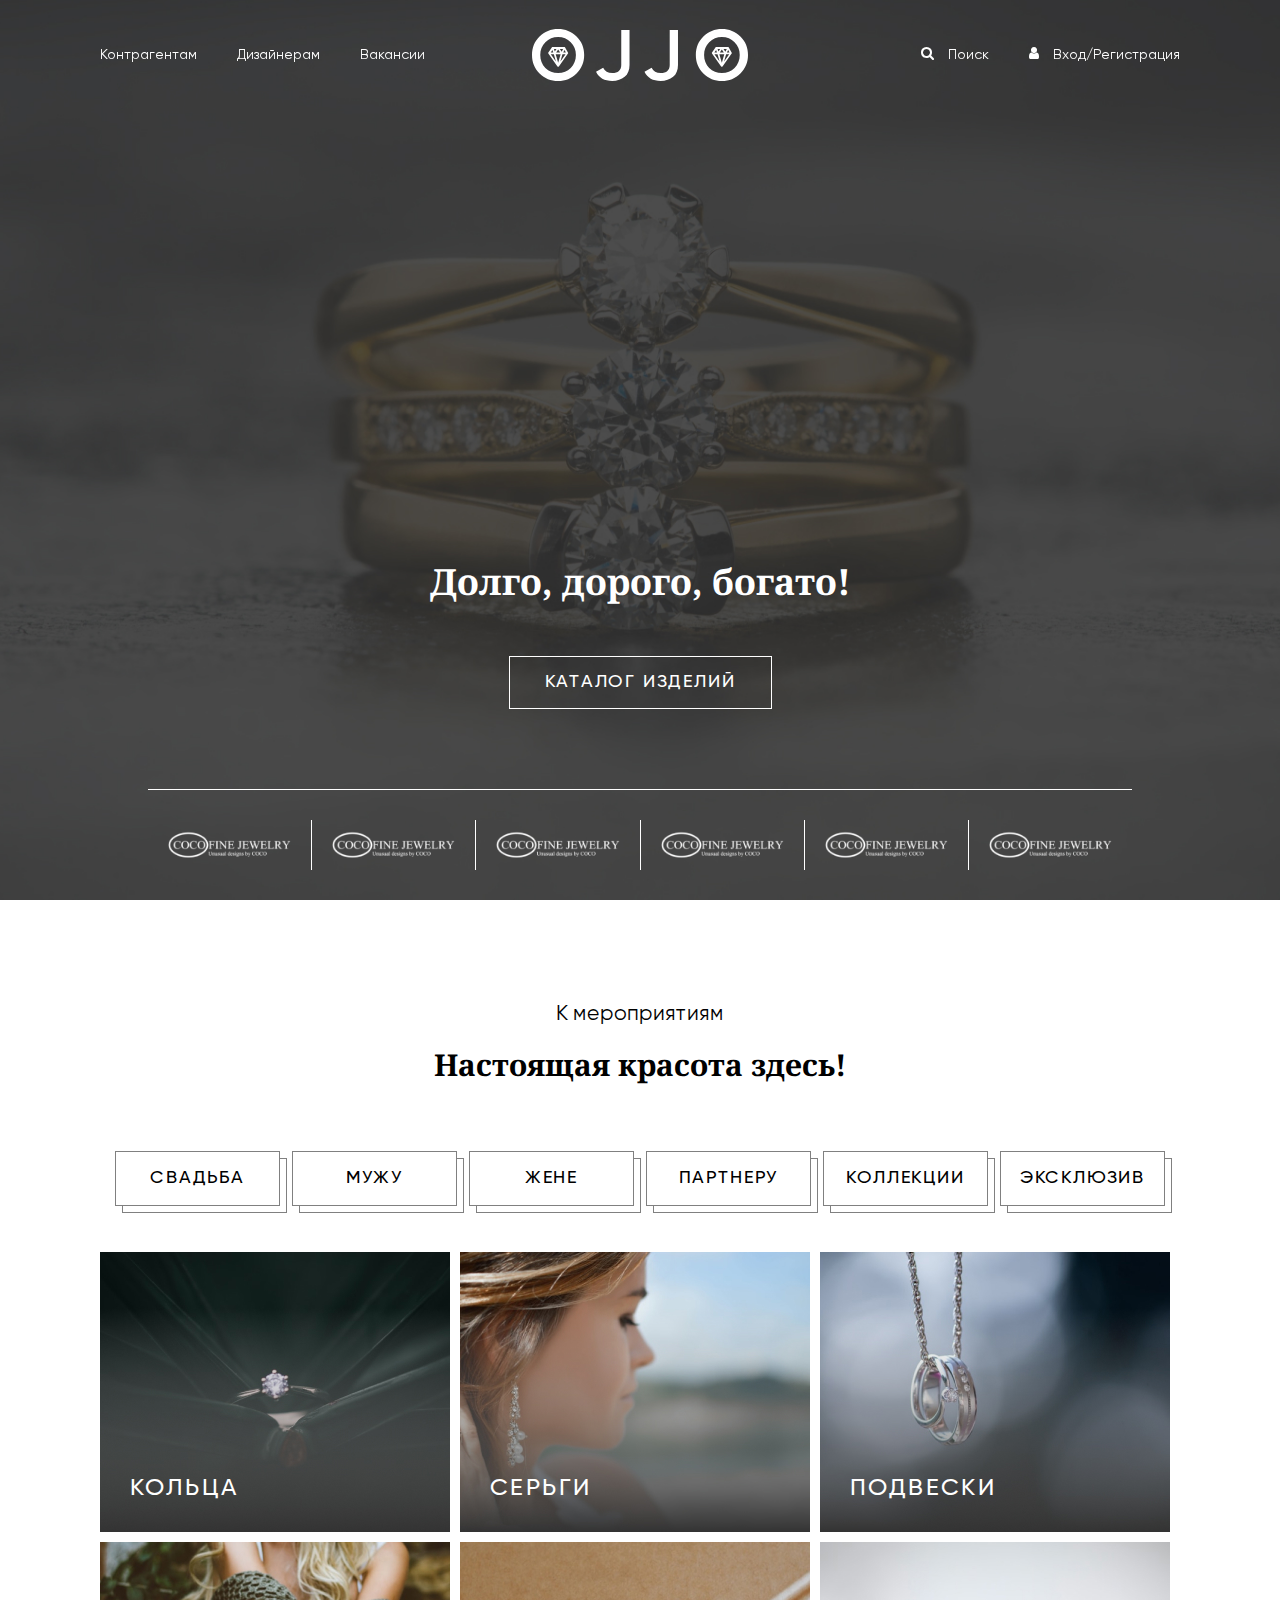
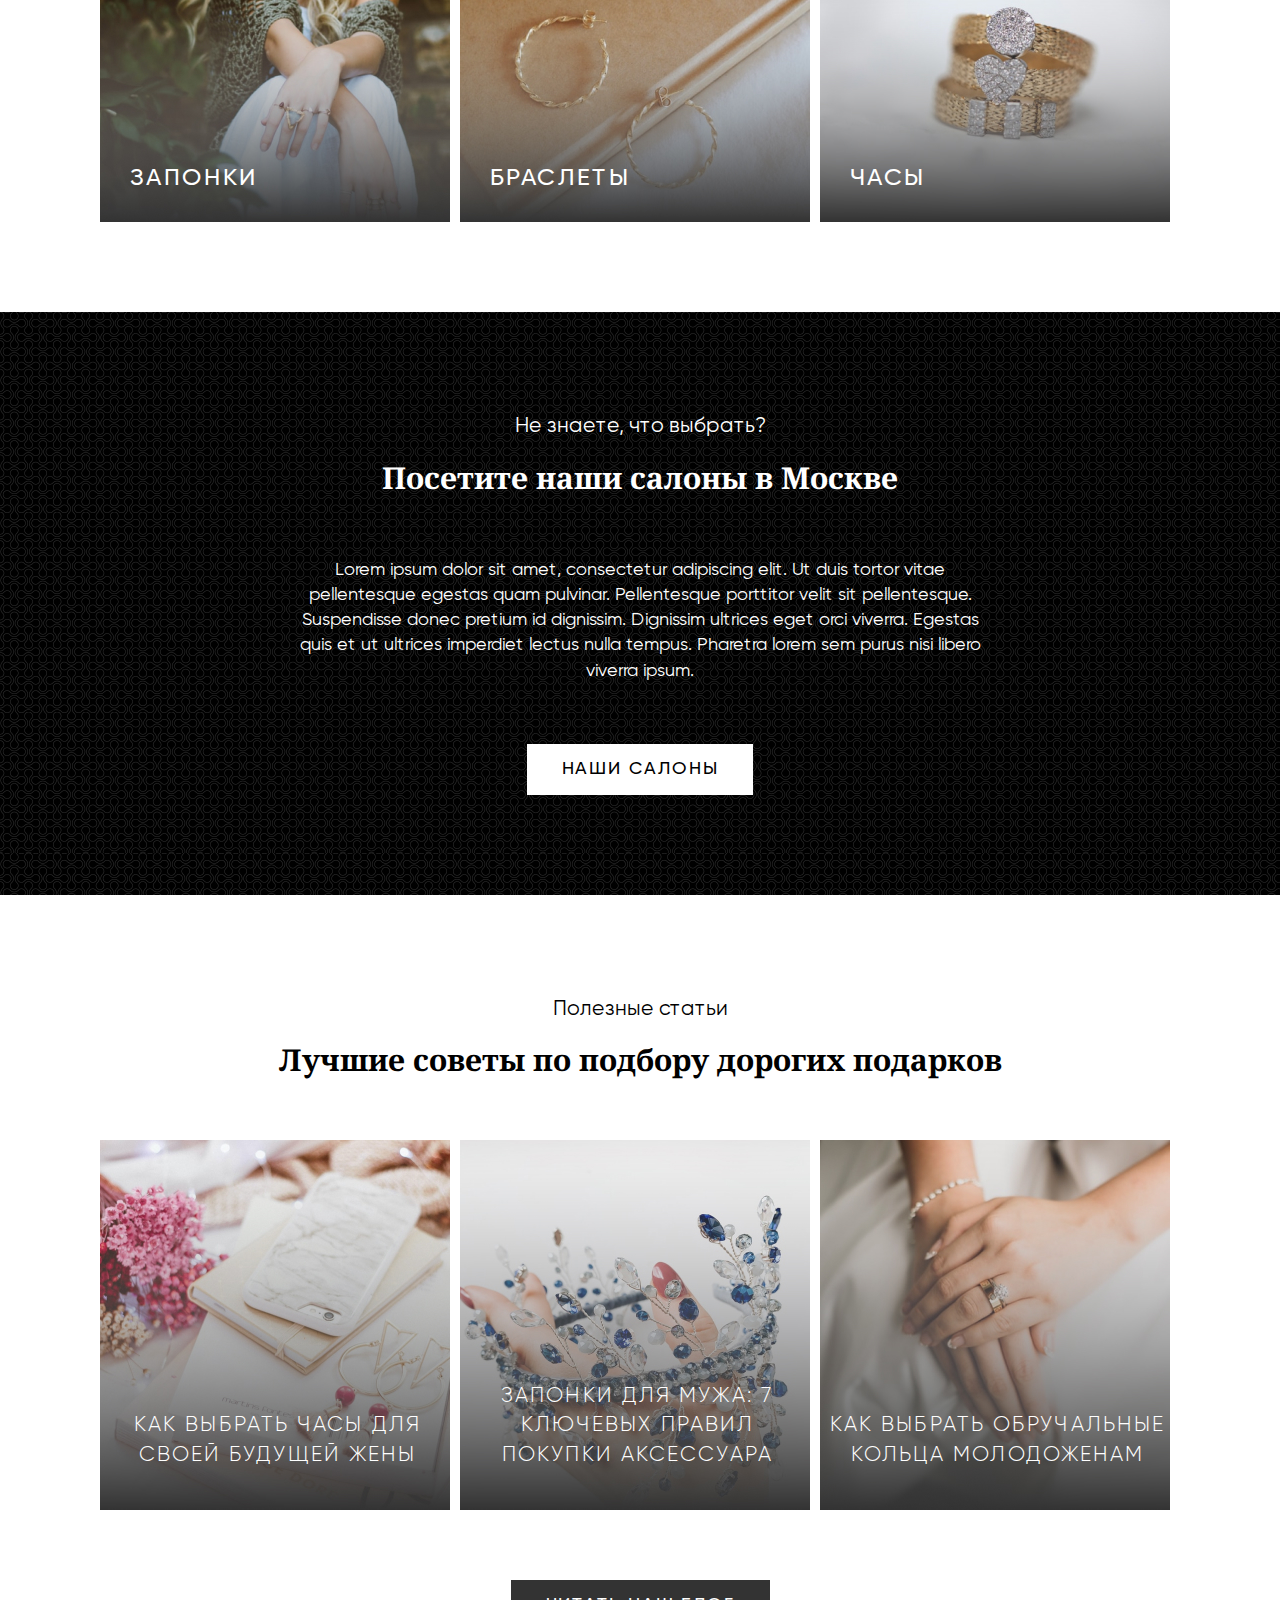
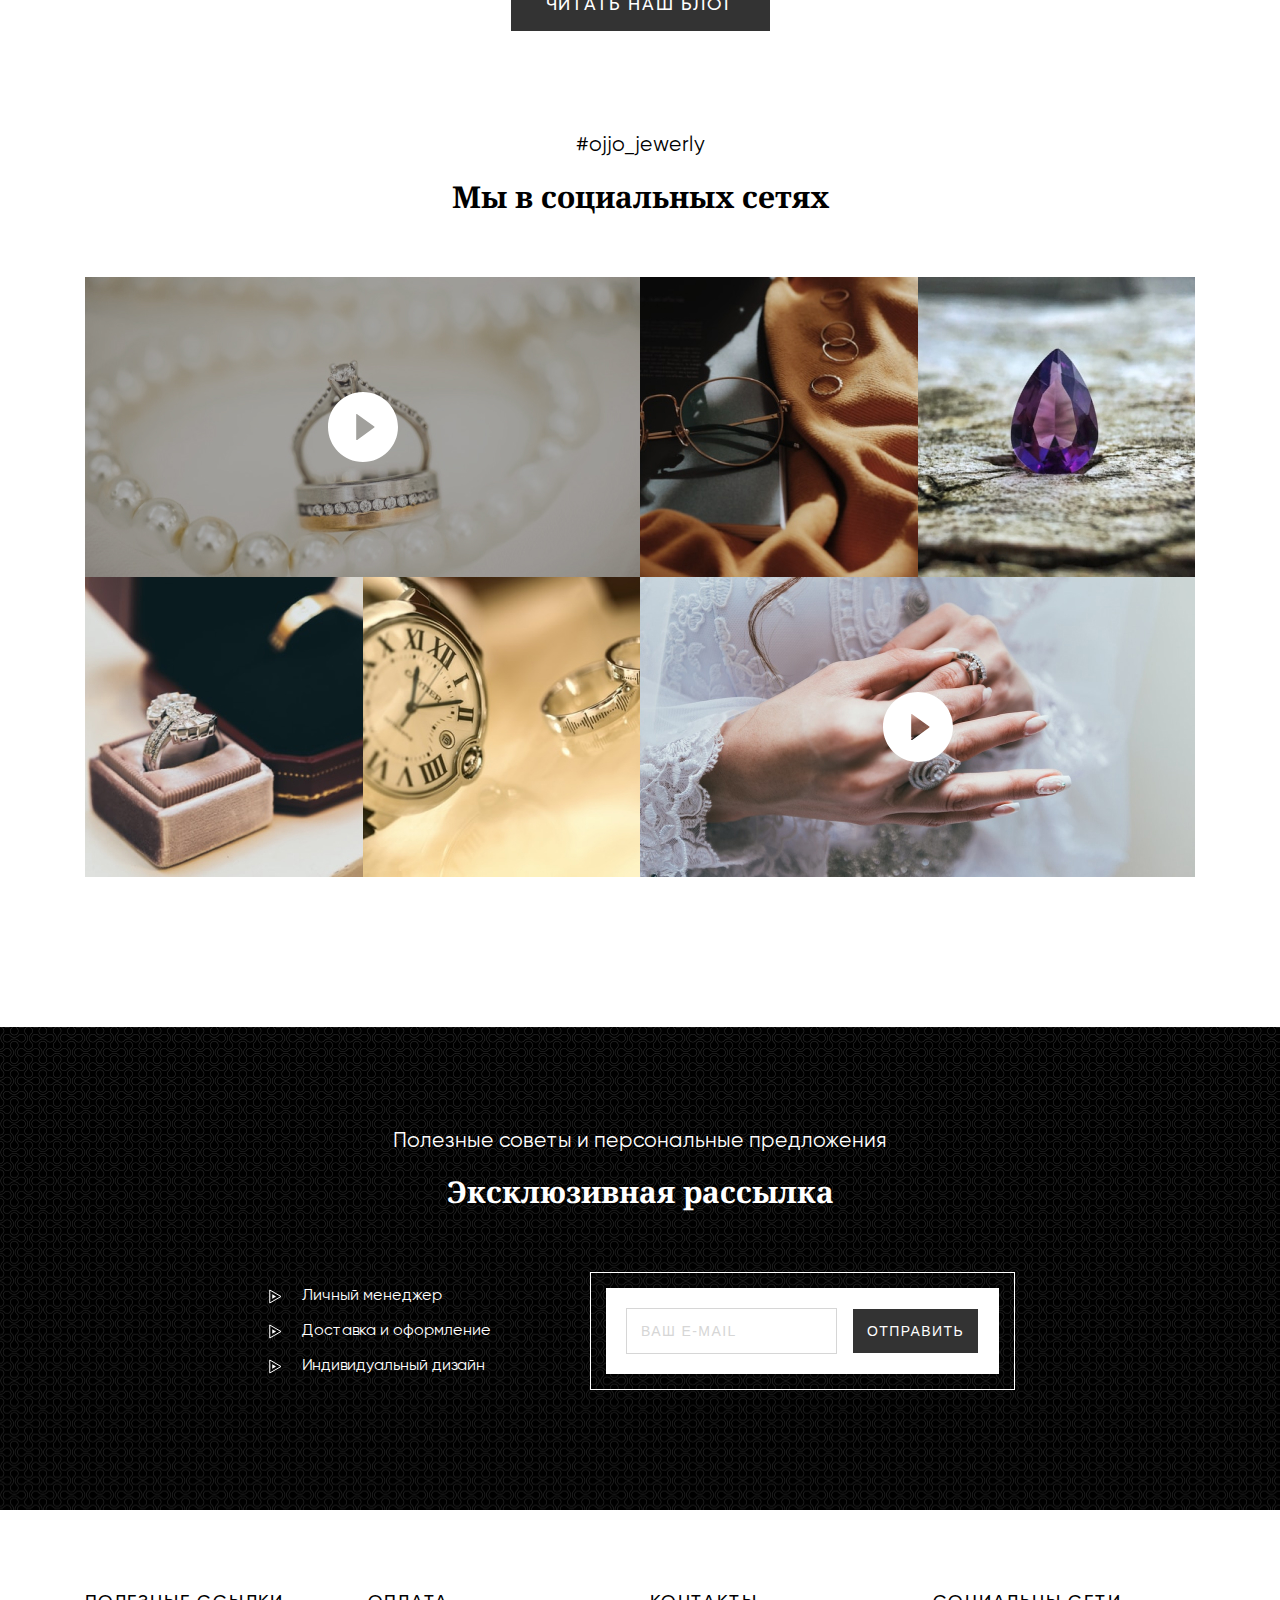
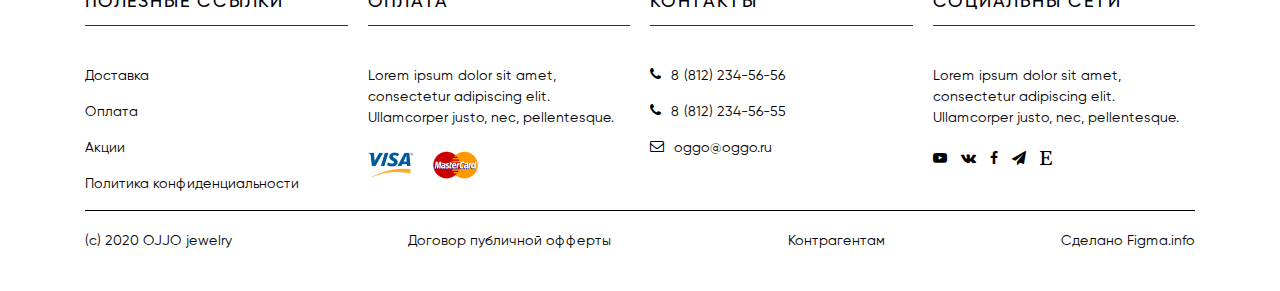
<file: index.html>
<!DOCTYPE html>
<html lang="en">

<head>
    <meta charset="UTF-8">
    <meta http-equiv="X-UA-Compatible" content="IE=edge">
    <meta name="viewport" content="width=device-width, initial-scale=1.0">
    <link rel="stylesheet" href="./css/common.css">
    <link rel="stylesheet" href="./css/css_body.css">
    <title>Oggo</title>
</head>

<body>
    <header class="header">
        <div class="header__wrapper">
            <div class="header__nav-left">
                <ul class="header__list">
                    <li class="header__list-item">
                        <a class="header__link" href="#!">Контрагентам</a>
                    </li>
                    <li class="header__list-item">
                        <a class="header__link" href="#!">Дизайнерам</a>
                    </li>
                    <li class="header__list-item">
                        <a class="header__link" href="#!">Вакансии</a>
                    </li>
                </ul>
            </div>

            <div class="header__logo">
                <a class="header__logo-link" href="#!">
                    <img class="header__logo-pic" src="./img/svg/logo.svg" alt="Oggo">
                </a>
            </div>
            <div class="header__nav-right">
                <ul class="header__list">
                    <li class="header__list-item">
                        <a class="header__link" href="#!">
                            <span class="header__icon icon-search"></span>
                            Поиск
                        </a>
                    </li>
                    <li class="header__list-item">
                        <a class="header__link" href="#!">
                            <span class="header__icon icon-user"></span>
                            Вход/Регистрация
                        </a>
                    </li>
                </ul>
            </div>
            <div class="header__burger">
                <button class="header__burger-btn">
                    <span class="icon-close"></span>
                    <span class="icon-align-left "></span>
                </button>
                <div class="header-mobile">
                    <ul class="header-mobile__list">
                        <li class="header-mobile__list-item">
                            <a class="link link_header-mobile" href="#!">Контрагентам</a>
                        </li>
                        <li class="header-mobile__list-item">
                            <a class="link link_header-mobile" href="#!">Дизайнерам</a>
                        </li>
                        <li class="header-mobile__list-item">
                            <a class="link link_header-mobile" href="#!">Вакансии</a>
                        </li>
                        <li class="header-mobile__list-item">
                            <a class="link link_header-mobile" href="#!">
                                Вход/Регистрация
                            </a>
                        </li>
                    </ul>
                    <div class="mobile__icon">
                        <a href="#!" class="link link_header-mobile"><span
                                class="link-icon icon-youtube-play"></span></a>
                        <a href="#!" class="link link_header-mobile"><span class="link-icon icon-vk"></span></a>
                        <a href="#!" class="link link_header-mobile"><span class="link-icon icon-facebook-f"></span></a>
                        <a href="#!" class="link link_header-mobile"><span
                                class="link-icon icon-paper-plane"></span></a>
                        <a href="#!" class="link link_header-mobile"><span class="link-icon icon-etsy"></span></a>
                    </div>

                </div>
            </div>
        </div>
    </header>
    <!-- HEADER END -->
    <!-- HIRO START -->
    <section class="hiro">
        <div class="wrapper">
            <h1 class="hiro__title">
                Долго, дорого, богато!
            </h1>
            <div class="button button_hiro">
                <a href="/OGGO.github.io/catalog.html" class="link link_hiro">КАТАЛОГ ИЗДЕЛИЙ</a>
            </div>
            <div class="hiro__footer">
                <img src="./img/bottom_hiro.png" alt="hiro" class="hiro__img">
                <img src="./img/bottom_hiro.png" alt="hiro" class="hiro__img">
                <img src="./img/bottom_hiro.png" alt="hiro" class="hiro__img">
                <img src="./img/bottom_hiro.png" alt="hiro" class="hiro__img">
                <img src="./img/bottom_hiro.png" alt="hiro" class="hiro__img">
                <img src="./img/bottom_hiro.png" alt="hiro" class="hiro__img">
            </div>
        </div>
    </section>
    <!-- HIRO END -->
    <!--  START CATALOG -->
    <section class="catalog">
        <div class="wrapper">
            <div class="title">
                <h3 class="title__mini">
                    К мероприятиям
                </h3>

                <h2 class="title__general">
                    Настоящая красота здесь!
                </h2>
            </div>
            <div class="catalog__menu">
                <ul class="catalog__list">
                    <li class="catalog__list-item">
                        <a class="link link-catalog" href="#!">Свадьба</a>
                    </li>
                    <li class="catalog__list-item">
                        <a class="link link-catalog" href="#!">Мужу</a>
                    </li>
                    <li class="catalog__list-item">
                        <a class="link link-catalog" href="#!">Жене</a>
                    </li>
                    <li class="catalog__list-item">
                        <a class="link link-catalog" href="#!">Партнеру</a>
                    </li>
                    <li class="catalog__list-item">
                        <a class="link link-catalog" href="#!">Коллекции</a>
                    </li>
                    <li class="catalog__list-item">
                        <a class="link link-catalog" href="#!">Эксклюзив</a>
                    </li>
                </ul>
            </div>
            <div class="catalog__cards">
                <figure class="card">
                    <img class="card-img" src="./img/black.jpg" alt="Кольца">
                    <figcaption class="card-desc">
                        Кольца
                    </figcaption>
                    <a href="#!" class="card-link"></a>
                </figure>
                <figure class="card">
                    <img class="card-img" src="./img/earrings.jpg" alt="Серьги">
                    <figcaption class="card-desc">
                        Серьги
                    </figcaption>
                    <a href="#!" class="card-link"></a>
                </figure>
                <figure class="card">
                    <img class="card-img" src="./img/pendant.jpg" alt="Подвески">
                    <figcaption class="card-desc">
                        Подвески
                    </figcaption>
                    <a href="#!" class="card-link"></a>
                </figure>
                <figure class="card">
                    <img class="card-img" src="./img/hand.jpg" alt="Запонки">
                    <figcaption class="card-desc">
                        Запонки
                    </figcaption>
                    <a href="#!" class="card-link"></a>
                </figure>
                <figure class="card">
                    <img class="card-img" src="./img/ring1.jpg" alt="Браслеты">
                    <figcaption class="card-desc">
                        Браслеты
                    </figcaption>
                    <a href="#!" class="card-link"></a>
                </figure>
                <figure class="card">
                    <img class="card-img" src="./img/ring.jpg" alt="Часы">
                    <figcaption class="card-desc">
                        Часы
                    </figcaption>
                    <a href="#!" class="card-link"></a>
                </figure>
            </div>
        </div>
    </section>

    <!-- CATALOG END -->
    <!--  START OUR-SALON -->

    <section class="our-salon">
        <div class="wrapper">
            <div class="container">
                <div class="title ">
                    <h3 class="title__mini title_white">
                        Не знаете, что выбрать?
                    </h3>

                    <h2 class="title__general title_white">
                        Посетите наши салоны в Москве
                    </h2>
                </div>

                <div class="descriprion">
                    <p>Lorem ipsum dolor sit amet, consectetur adipiscing elit.
                        Ut duis tortor vitae pellentesque egestas quam pulvinar. Pellentesque porttitor
                        velit sit pellentesque. Suspendisse donec pretium id dignissim.
                        Dignissim ultrices eget orci viverra.
                        Egestas quis et ut ultrices imperdiet lectus nulla tempus.
                        Pharetra lorem sem purus nisi libero viverra ipsum.
                    </p>
                </div>
                <div class="button">
                    <a href="#!" class="link link_button">Наши салоны</a>
                </div>
            </div>
        </div>
    </section>

    <!-- OUR END -->
    <!--  START BLOG -->

    <section class="blog">
        <div class="wrapper">
            <div class="title">
                <h3 class="title__mini">
                    Полезные статьи
                </h3>

                <h2 class="title__general">
                    Лучшие советы по подбору дорогих подарков
                </h2>
            </div>
            <div class="blog__cards">
                <figure class="card">
                    <img src="./img/case_21.jpg" alt="Кольца" class="card-img">
                    <figcaption class="card-desc card-desc_blog">
                        Как выбрать
                        часы для своей
                        будущей жены
                    </figcaption>
                    <a href="#!" class="card-link"></a>
                </figure>
                <figure class="card">
                    <img src="./img/king22.jpg" alt="Кольца" class="card-img">
                    <figcaption class="card-desc card-desc_blog">
                        Запонки для мужа:
                        7 ключевых правил
                        покупки аксессуара
                    </figcaption>
                    <a href="#!" class="card-link"></a>
                </figure>
                <figure class="card">
                    <img src="./img/rings_23.jpg" alt="Кольца" class="card-img">
                    <figcaption class="card-desc card-desc_blog">
                        Как выбрать
                        обручальные кольца
                        молодоженам
                    </figcaption>
                    <a href="#!" class="card-link"></a>
                </figure>
            </div>
            <div class="blog-div">
                <a href="#!" class="link link_white">Читать наш блог</a>
            </div>
        </div>
    </section>
    <section class="gallery">
        <div class="wrapper">
            <div class="title">
                <h3 class="title__mini">
                    #ojjo_jewerly
                </h3>
                    <h2 class="title__general">Мы в социальных сетях</h2>
            </div>
            <div class="gallery-cards">

                <figure class="big_one">
                    <img src="./img/gallery1.jpg" alt="Video" class="gallery-img">
                    <figcaption class="gallery-svg">
                    <img src="./img/video.svg" alt="video" class="svg">
                    </figcaption>
                    <a href="#!" class="svg-link"></a>
                </figure>

                <figure class="mini_one">
                    <img src="./img/gallery__image.jpg" alt="Video" class="gallery-img-mini">
                </figure>

                <figure class="mini_two">
                    <img src="./img/gallery__image3.jpg" alt="Video" class="gallery-img-mini">
                </figure>

                <figure class="mini_three">
                    <img src="./img/gallery__image4.jpg" alt="Video" class="gallery-img-mini">
                </figure>

                <figure class="mini_four">
                    <img src="./img/gallery__image5.jpg" alt="Video" class="gallery-img-mini">
                </figure>

                <figure class="big_two">
                    <img src="./img/gallery6.jpg" alt="Video" class="gallery-img">
                    <figcaption class="gallery-svg">
                    <img src="./img/video.svg" alt="video" class="svg">
                    </figcaption>
                    <a href="#!" class="svg-link"></a>
                </figure>
            </div>
        </div>
    </section>
    <section class="spam">
        <div class="wrapper">
            <div class="title ">
                <h3 class="title__mini title_white">
                    Полезные советы и персональные предложения
                </h3>

                <h2 class="title__general title_white">
                    Эксклюзивная рассылка
                </h2>
            </div>

            <div class="spam__content">
                <div class="spam__info">
                    <ul class="spam__list">
                        <li class="spam__list-item">Личный менеджер</li>
                        <li class="spam__list-item">Доставка и оформление</li>
                        <li class="spam__list-item">Индивидуальный дизайн</li>
                    </ul>
                </div>
                <div class="spam__form">
                    <div class="spam__container">
                        <input class="spam__input" type="email" value="ВАШ E-MAIL">
                        <button class="button button_spam">Отправить</button>
                    </div>
                </div>
            </div>
        </div>
    </section>
    <footer class="footer">
        <div class="wrapper">
            <div class="footer-container">
                <div class="footer-contaner__links">
                    <h3 class="footer-container__title">Полезные ссылки</h3>
                    <ul class="footer-container__ul">
                        <li class="footer-container__li">
                            <a href="#!" class="footer-container__link">Доставка</a>
                        </li>
                        <li class="footer-container__li">
                            <a href="#!" class="footer-container__link">Оплата</a>
                        </li>
                        <li class="footer-container__li">
                            <a href="#!" class="footer-container__link">Акции</a>
                        </li>
                        <li class="footer-container__li">
                            <a href="#!" class="footer-container__link">Политика конфиденциальности</a>
                        </li>
                    </ul>
                </div>
                <div class="footer-contaner__payment">
                    <h3 class="footer-container__title">Оплата</h3>
                    <p class="footer-container__desc">
                        Lorem ipsum dolor sit amet,
                        consectetur adipiscing elit. Ullamcorper justo, nec, pellentesque.
                    </p>
                    <div class="footer-container__logo">
                        <div class="footer-container__visa"></div>
                        <div class="footer-container__mastercard"></div>
                    </div>
                </div>
                <div class="footer-contaner__contact">
                    <h3 class="footer-container__title">Контакты</h3>
                    <ul class="footer-container-ul">
                        <li class="footer-container__li">
                            <a href="tel:88122345656" class="footer-container__link"><span
                                    class="link-icon icon-phone"></span>8 (812) 234-56-56</a>
                        </li>
                        <li class="footer-container__li">
                            <a href="tel:88122345655" class="footer-container__link"><span
                                    class="link-icon icon-phone"></span>8 (812) 234-56-55</a>
                        </li>
                        <li class="footer-container__li">
                            <a href="#!" class="footer-container__link"><span
                                    class="link-icon icon-envelope-o"></span>oggo@oggo.ru</a>
                        </li>
                    </ul>
                </div>
                <div class="footer-container__social">
                    <h3 class="footer-container__title">Социальны сети</h3>
                    <p class="footer-container__desc">
                        Lorem ipsum dolor sit amet,
                        consectetur adipiscing elit. Ullamcorper justo, nec, pellentesque.
                    </p>
                    <div class="footer-continer__icon">
                        <a href="#!" class="footer-container__link"><span
                                class="link-icon icon-youtube-play"></span></a>
                        <a href="#!" class="footer-container__link"><span class="link-icon icon-vk"></span></a>
                        <a href="#!" class="footer-container__link"><span class="link-icon icon-facebook-f"></span></a>
                        <a href="#!" class="footer-container__link"><span class="link-icon icon-paper-plane"></span></a>
                        <a href="#!" class="footer-container__link"><span class="link-icon icon-etsy"></span></a>
                    </div>
                </div>
            </div>
            <div class="footer__bottom">
                <div class="footer__bottom-link">
                    <a href="#!" class="footer-container__link">(c) 2020 OJJO jewelry</a>
                </div>
                <div class="footer__bottom-link">
                    <a href="#!" class="footer-container__link">Договор публичной офферты</a>
                </div>
                <div class="footer__bottom-link">
                    <a href="#!" class="footer-container__link">Контрагентам</a>
                </div>
                <div class="footer__bottom-link">
                    <a href="#!" class="footer-container__link"> Сделано Figma.info</a>
                </div>
            </div>
        </div>
    </footer>

    <script src="./js.js"></script>
</body>

</html>
</file>
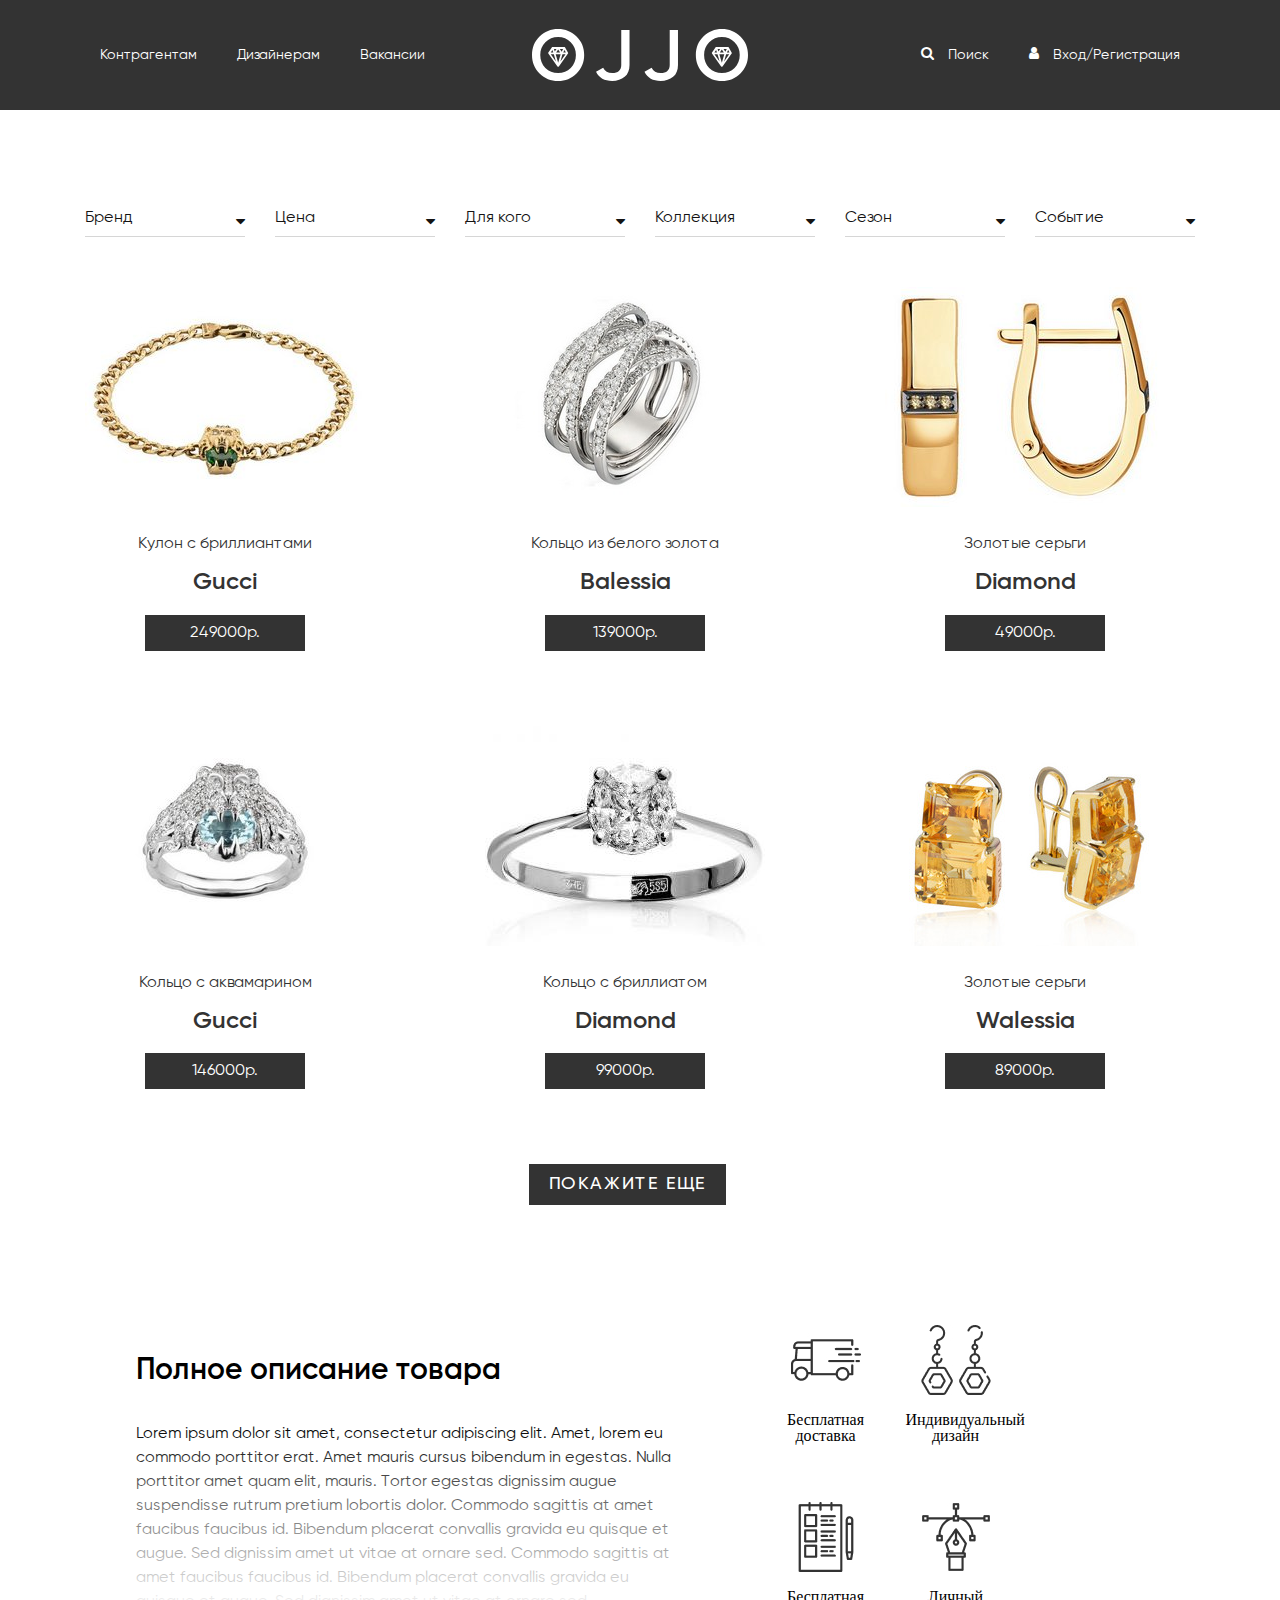
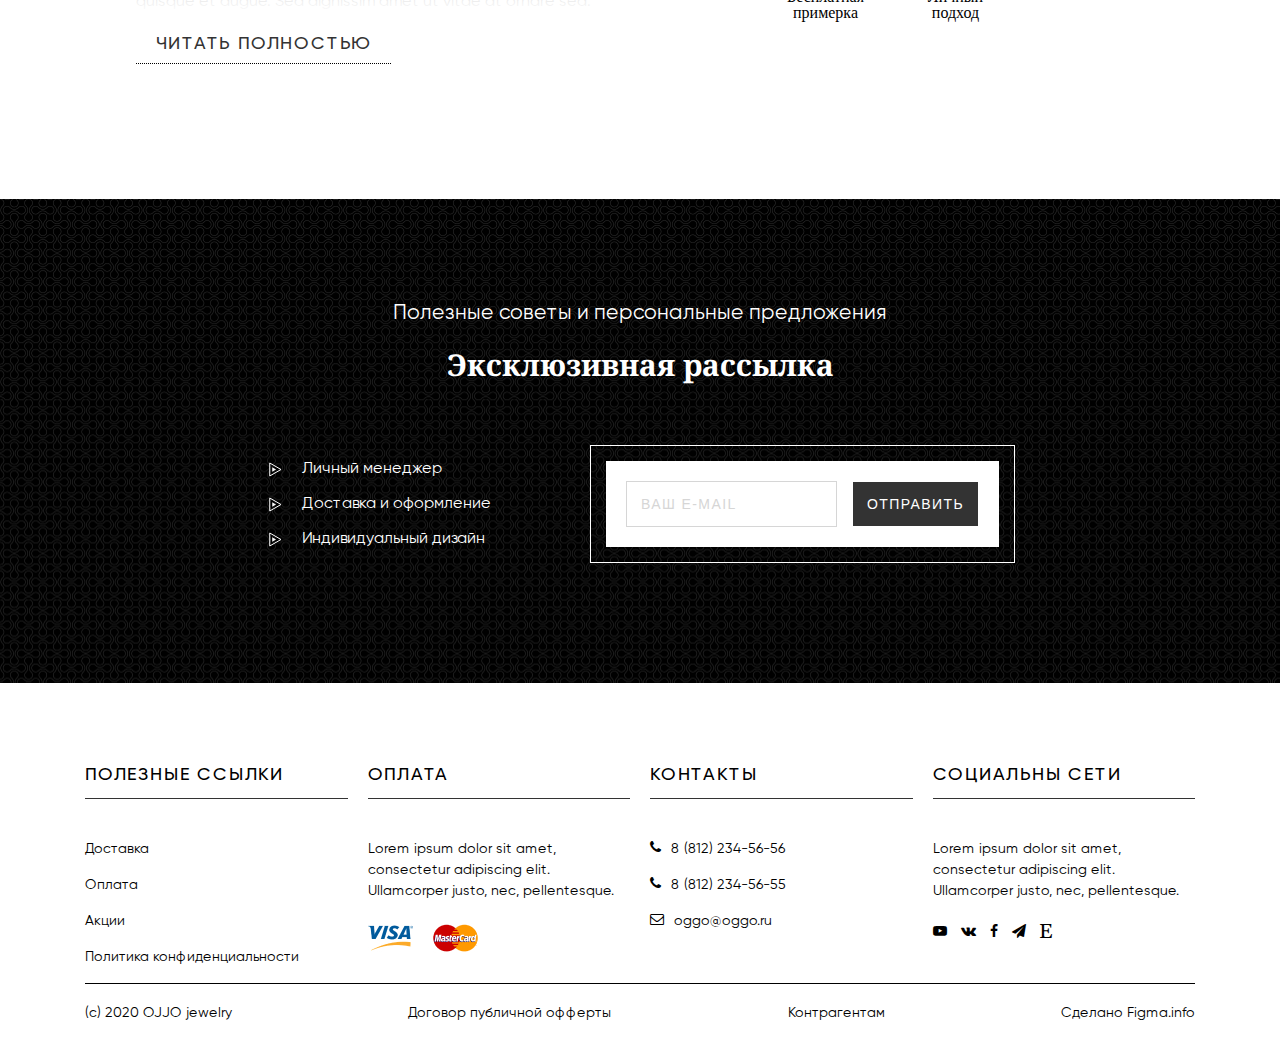
<file: catalog.html>
<!DOCTYPE html>
<html lang="en">

<head>
    <meta charset="UTF-8">
    <meta http-equiv="X-UA-Compatible" content="IE=edge">
    <meta name="viewport" content="width=device-width, initial-scale=1.0">
    <link rel="stylesheet" href="./css/common.css">
    <link rel="stylesheet" href="./css/product.css">
    <link rel="stylesheet" href="./css/css_body.css">
    <title>Oggo</title>
</head>

<body>
    <header class="header header_product">
        <div class="header__wrapper">
            <div class="header__nav-left">
                <ul class="header__list">
                    <li class="header__list-item">
                        <a class="header__link" href="#!">Контрагентам</a>
                    </li>
                    <li class="header__list-item">
                        <a class="header__link" href="#!">Дизайнерам</a>
                    </li>
                    <li class="header__list-item">
                        <a class="header__link" href="#!">Вакансии</a>
                    </li>
                </ul>
            </div>

            <div class="header__logo">
                <a class="header__logo-link" href="#!">
                    <img class="header__logo-pic" src="./img/svg/logo.svg" alt="Oggo">
                </a>
            </div>
            <div class="header__nav-right">
                <ul class="header__list">
                    <li class="header__list-item">
                        <a class="header__link" href="#!">
                            <span class="header__icon icon-search"></span>
                            Поиск
                        </a>
                    </li>
                    <li class="header__list-item">
                        <a class="header__link" href="#!">
                            <span class="header__icon icon-user"></span>
                            Вход/Регистрация
                        </a>
                    </li>
                </ul>
            </div>
            <div class="header__burger">
                <button class="header__burger-btn">
                    <span class="icon-close"></span>
                    <span class="icon-align-left "></span>
                </button>
                <div class="header-mobile">
                    <ul class="header-mobile__list">
                        <li class="header-mobile__list-item">
                            <a class="link link_header-mobile" href="#!">Контрагентам</a>
                        </li>
                        <li class="header-mobile__list-item">
                            <a class="link link_header-mobile" href="#!">Дизайнерам</a>
                        </li>
                        <li class="header-mobile__list-item">
                            <a class="link link_header-mobile" href="#!">Вакансии</a>
                        </li>
                        <li class="header-mobile__list-item">
                            <a class="link link_header-mobile" href="#!">
                                Вход/Регистрация
                            </a>
                        </li>
                    </ul>
                    <div class="mobile__icon">
                        <a href="#!" class="link link_header-mobile"><span
                                class="link-icon icon-youtube-play"></span></a>
                        <a href="#!" class="link link_header-mobile"><span class="link-icon icon-vk"></span></a>
                        <a href="#!" class="link link_header-mobile"><span class="link-icon icon-facebook-f"></span></a>
                        <a href="#!" class="link link_header-mobile"><span
                                class="link-icon icon-paper-plane"></span></a>
                        <a href="#!" class="link link_header-mobile"><span class="link-icon icon-etsy"></span></a>
                    </div>

                </div>
            </div>
        </div>
    </header>
    <section class="product">
        <div class="wrapper">
            <div class="product__nav">
                <ul class="product__list">
                    <li class="product__list-item">
                        <a href="#!" class="product__link">
                            Бренд
                            <span class="icon-sort-desc product__icon"></span>
                        </a>

                        <ul class="product__list-sub">
                            <li>
                                <a href="#!" class="product__link product__link_sub">
                                    Tiffani & Co
                                </a>
                            </li>
                            <li>
                                <a href="#!" class="product__link product__link_sub">
                                    Damiani
                                </a>
                            </li>
                            <li>
                                <a href="#!" class="product__link product__link_sub">
                                    Gucci
                                </a>
                            </li>
                        </ul>
                    </li>
                    <li class="product__list-item">
                        <a href="#!" class="product__link">
                            Цена
                            <span class="icon-sort-desc product__icon"></span>
                        </a>

                        <ul class="product__list-sub">
                            <li>
                                <a href="#!" class="product__link product__link_sub">
                                    До 10000р.
                                </a>
                            </li>
                            <li>
                                <a href="#!" class="product__link product__link_sub">
                                    До 20000р.
                                </a>
                            </li>
                            <li>
                                <a href="#!" class="product__link product__link_sub">
                                    Без ограничений
                                </a>
                            </li>
                        </ul>
                    </li>
                    <li class="product__list-item">
                        <a href="#!" class="product__link">
                            Для кого
                            <span class="icon-sort-desc product__icon"></span>
                        </a>
                        <ul class="product__list-sub">
                            <li>
                                <a href="#!" class="product__link product__link_sub">
                                    Женщине
                                </a>
                            </li>
                            <li>
                                <a href="#!" class="product__link product__link_sub">
                                    Мужчине
                                </a>
                            </li>
                            <li>
                                <a href="#!" class="product__link product__link_sub">
                                    Ребенку
                                </a>
                            </li>
                            <li>
                                <a href="#!" class="product__link product__link_sub">
                                    Коллеге
                                </a>
                            </li>
                        </ul>

                    </li>
                    <li class="product__list-item">
                        <a href="#!" class="product__link">
                            Коллекция
                            <span class="icon-sort-desc product__icon"></span>
                        </a>
                        <ul class="product__list-sub">
                            <li>
                                <a href="#!" class="product__link product__link_sub">
                                    Shining silver
                                </a>
                            </li>
                            <li>
                                <a href="#!" class="product__link product__link_sub">
                                    White Gold
                                </a>
                            </li>
                            <li>
                                <a href="#!" class="product__link product__link_sub">
                                    Precious stones
                                </a>
                            </li>
                            <li>
                                <a href="#!" class="product__link product__link_sub">
                                    Rose Gold
                                </a>
                            </li>
                            <li>
                                <a href="#!" class="product__link product__link_sub">
                                    Aqua Meteorites
                                </a>
                            </li>
                        </ul>

                    </li>
                    <li class="product__list-item">
                        <a href="#!" class="product__link">
                            Сезон
                            <span class="icon-sort-desc product__icon"></span>
                        </a>
                        <ul class="product__list-sub">
                            <li>
                                <a href="#!" class="product__link product__link_sub">
                                    Лето
                                </a>
                            </li>
                            <li>
                                <a href="#!" class="product__link product__link_sub">
                                    Весна
                                </a>
                            </li>
                            <li>
                                <a href="#!" class="product__link product__link_sub">
                                    Зима
                                </a>
                            </li>
                            <li>
                                <a href="#!" class="product__link product__link_sub">
                                    Осень
                                </a>
                            </li>
                            <li>
                                <a href="#!" class="product__link product__link_sub">
                                    Демисезон
                                </a>
                            </li>
                        </ul>
                    </li>

                    <li class="product__list-item">
                        <a href="#!" class="product__link">
                            Событие
                            <span class="icon-sort-desc product__icon"></span>
                        </a>
                        <ul class="product__list-sub">
                            <li>
                                <a href="#!" class="product__link product__link_sub">
                                    Свадьба
                                </a>
                            </li>
                            <li>
                                <a href="#!" class="product__link product__link_sub">
                                    Помолвка
                                </a>
                            </li>
                            <li>
                                <a href="#!" class="product__link product__link_sub">
                                    Крещение
                                </a>
                            </li>
                            <li>
                                <a href="#!" class="product__link product__link_sub">
                                    Повседневное
                                </a>
                            </li>
                        </ul>
                    </li>
                </ul>
            </div>
            <div class="product__catalog">
                <div class="product__card">
                    <a href="" class="product__link-card">
                        <img src="./img/card/card.jpg" alt="Gucci" class="product__img">
                        <div class="catalog-title">
                            <h3 class="catalog-title__mini">
                                Кулон с бриллиантами
                            </h3>
            
                            <h2 class="catalog-title__general">
                                Gucci
                            </h2>
                            
                        </div>
                        <div class="product__price">
                            249000р.
                        </div>
                    </a>
                </div>
                <div class="product__card">
                    <a href="" class="product__link-card">
                        <img src="./img/card/card2.jpg" alt="Gucci" class="product__img">
                        <div class="catalog-title">
                            <h3 class="catalog-title__mini">
                                Кольцо из белого золота
                            </h3>
            
                            <h2 class="catalog-title__general">
                                Balessia
                            </h2>
                            
                        </div>
                        <div class="product__price">
                            139000р.
                        </div>
                    </a>
                </div>

                <div class="product__card">
                    <a href="" class="product__link-card">
                        <img src="./img/card/card1.jpg" alt="Gucci" class="product__img">
                        <div class="catalog-title">
                            <h3 class="catalog-title__mini">
                                Золотые серьги
                            </h3>
            
                            <h2 class="catalog-title__general">
                                Diamond
                            </h2>
                            
                        </div>
                        <div class="product__price">
                            49000р.
                        </div>
                    </a>
                </div>

                <div class="product__card">
                    <a href="" class="product__link-card">
                        <img src="./img/card/card3.jpg" alt="Gucci" class="product__img">
                        <div class="catalog-title">
                            <h3 class="catalog-title__mini">
                                Кольцо с аквамарином
                            </h3>
            
                            <h2 class="catalog-title__general">
                                Gucci
                            </h2>
                            
                        </div>
                        <div class="product__price">
                            146000р.
                        </div>
                    </a>
                </div>
                <div class="product__card">
                    <a href="" class="product__link-card">
                        <img src="./img/card/card6.jpeg" alt="Gucci" class="product__img">
                        <div class="catalog-title">
                            <h3 class="catalog-title__mini">
                                Кольцо с бриллиатом
                            </h3>
            
                            <h2 class="catalog-title__general">
                                Diamond
                            </h2>
                            
                        </div>
                        <div class="product__price">
                            99000р.
                        </div>
                    </a>
                </div>
                
                <div class="product__card">
                    <a href="" class="product__link-card">
                        <img src="./img/card/card5.jpg" alt="Gucci" class="product__img">
                        <div class="catalog-title">
                            <h3 class="catalog-title__mini">
                                Золотые серьги 
                            </h3>
            
                            <h2 class="catalog-title__general">
                                Walessia
                            </h2>
                            
                        </div>
                        <div class="product__price">
                            89000р.
                        </div>
                    </a>
                </div>

                <div class="product__card hidden">
                    <a href="" class="product__link-card">
                        <img src="./img/card/card7.jpg" alt="Gucci" class="product__img">
                        <div class="catalog-title">
                            <h3 class="catalog-title__mini">
                                Золотое кольцо
                            </h3>
            
                            <h2 class="catalog-title__general">
                                Walessia
                            </h2>
                            
                        </div>
                        <div class="product__price">
                            94000р.
                        </div>
                    </a>
                </div>
                <div class="product__card hidden">
                    <a href="" class="product__link-card">
                        <img src="./img/card/card8.jpg" alt="Gucci" class="product__img">
                        <div class="catalog-title">
                            <h3 class="catalog-title__mini">
                                Серьги lion
                            </h3>
            
                            <h2 class="catalog-title__general">
                                Gucci
                            </h2>
                            
                        </div>
                        <div class="product__price">
                            124000р.
                        </div>
                    </a>
                </div>
                <div class="product__card hidden">
                    <a href="" class="product__link-card">
                        <img src="./img/card/card9.jpg" alt="Gucci" class="product__img">
                        <div class="catalog-title">
                            <h3 class="catalog-title__mini">
                                Кулон
                            </h3>
            
                            <h2 class="catalog-title__general">
                                Gucci
                            </h2>
                            
                        </div>
                        <div class="product__price">
                            154000р.
                        </div>
                    </a>
                </div>


            </div>
            <div class="product__btn">
                <a href="#!" class="product__btn-more" onclick="myFunction()">Покажите еще</a>
            </div>
        
        <div class="product__info-block">
            <div class="product__info">
                <div class="product__title">
                    Полное описание товара
                </div>
                <div class="product__text product__text_gradient">
                        Lorem ipsum dolor sit amet, consectetur adipiscing elit. 
                        Amet, lorem eu commodo porttitor erat. Amet mauris cursus
                        bibendum in egestas. Nulla porttitor amet quam elit, 
                        mauris. Tortor egestas dignissim augue suspendisse rutrum
                        pretium lobortis dolor. Commodo sagittis at amet 
                        faucibus faucibus id. Bibendum placerat convallis
                        gravida eu quisque et augue. Sed dignissim amet ut 
                        vitae at ornare sed.
                        Commodo sagittis at amet faucibus faucibus id. 
                        Bibendum placerat convallis gravida eu quisque et augue. 
                        Sed dignissim amet ut vitae at ornare sed.
                        
                </div>
                
                <div class="product__btn-text">
                    <a href="#!" class="product__btn-max">
                        Читать полностью
                    </a>
                </div>
            </div>
            <div class="product__icons">
                <div class="product__icon-card">
                    <img src="./img/card/delivery.jpg" alt="" class="icon-catalog">
                    <p class="icon-decs">Бесплатная доставка</p>
                </div>
                <div class="product__icon-card">
                    <img src="./img/card/jewelry.jpg" alt="" class="icon-catalog">
                    <p class="icon-decs">Индивидуальный дизайн</p>
                </div>
                <div class="product__icon-card">
                    <img src="./img/card/list.jpg" alt="" class="icon-catalog">
                    <p class="icon-decs">Бесплатная примерка</p>
                </div>
                <div class="product__icon-card">
                    <img src="./img/card/ribbon-design.jpg" alt="" class="icon-catalog">
                    <p class="icon-decs">Личный подход</p>
                </div>
            </div>
        </div>
    </div>
    </section>
    <section class="spam">
        <div class="wrapper">
            <div class="title ">
                <h3 class="title__mini title_white">
                    Полезные советы и персональные предложения
                </h3>

                <h2 class="title__general title_white">
                    Эксклюзивная рассылка
                </h2>
            </div>

            <div class="spam__content">
                <div class="spam__info">
                    <ul class="spam__list">
                        <li class="spam__list-item">Личный менеджер</li>
                        <li class="spam__list-item">Доставка и оформление</li>
                        <li class="spam__list-item">Индивидуальный дизайн</li>
                    </ul>
                </div>
                <div class="spam__form">
                    <div class="spam__container">
                        <input class="spam__input" type="email" value="ВАШ E-MAIL">
                        <button class="button button_spam">Отправить</button>
                    </div>
                </div>
            </div>
        </div>
    </section>
    <footer class="footer">
        <div class="wrapper">
            <div class="footer-container">
                <div class="footer-contaner__links">
                    <h3 class="footer-container__title">Полезные ссылки</h3>
                    <ul class="footer-container__ul">
                        <li class="footer-container__li">
                            <a href="#!" class="footer-container__link">Доставка</a>
                        </li>
                        <li class="footer-container__li">
                            <a href="#!" class="footer-container__link">Оплата</a>
                        </li>
                        <li class="footer-container__li">
                            <a href="#!" class="footer-container__link">Акции</a>
                        </li>
                        <li class="footer-container__li">
                            <a href="#!" class="footer-container__link">Политика конфиденциальности</a>
                        </li>
                    </ul>
                </div>
                <div class="footer-contaner__payment">
                    <h3 class="footer-container__title">Оплата</h3>
                    <p class="footer-container__desc">
                        Lorem ipsum dolor sit amet,
                        consectetur adipiscing elit. Ullamcorper justo, nec, pellentesque.
                    </p>
                    <div class="footer-container__logo">
                        <div class="footer-container__visa"></div>
                        <div class="footer-container__mastercard"></div>
                    </div>
                </div>
                <div class="footer-contaner__contact">
                    <h3 class="footer-container__title">Контакты</h3>
                    <ul class="footer-container-ul">
                        <li class="footer-container__li">
                            <a href="tel:88122345656" class="footer-container__link"><span
                                    class="link-icon icon-phone"></span>8 (812) 234-56-56</a>
                        </li>
                        <li class="footer-container__li">
                            <a href="tel:88122345655" class="footer-container__link"><span
                                    class="link-icon icon-phone"></span>8 (812) 234-56-55</a>
                        </li>
                        <li class="footer-container__li">
                            <a href="#!" class="footer-container__link"><span
                                    class="link-icon icon-envelope-o"></span>oggo@oggo.ru</a>
                        </li>
                    </ul>
                </div>
                <div class="footer-container__social">
                    <h3 class="footer-container__title">Социальны сети</h3>
                    <p class="footer-container__desc">
                        Lorem ipsum dolor sit amet,
                        consectetur adipiscing elit. Ullamcorper justo, nec, pellentesque.
                    </p>
                    <div class="footer-continer__icon">
                        <a href="#!" class="footer-container__link"><span
                                class="link-icon icon-youtube-play"></span></a>
                        <a href="#!" class="footer-container__link"><span class="link-icon icon-vk"></span></a>
                        <a href="#!" class="footer-container__link"><span class="link-icon icon-facebook-f"></span></a>
                        <a href="#!" class="footer-container__link"><span class="link-icon icon-paper-plane"></span></a>
                        <a href="#!" class="footer-container__link"><span class="link-icon icon-etsy"></span></a>
                    </div>
                </div>
            </div>
            <div class="footer__bottom">
                <div class="footer__bottom-link">
                    <a href="#!" class="footer-container__link">(c) 2020 OJJO jewelry</a>
                </div>
                <div class="footer__bottom-link">
                    <a href="#!" class="footer-container__link">Договор публичной офферты</a>
                </div>
                <div class="footer__bottom-link">
                    <a href="#!" class="footer-container__link">Контрагентам</a>
                </div>
                <div class="footer__bottom-link">
                    <a href="#!" class="footer-container__link"> Сделано Figma.info</a>
                </div>
            </div>
        </div>
    </footer>

    <script src="./js.js"></script>
</body>

</html>
</file>
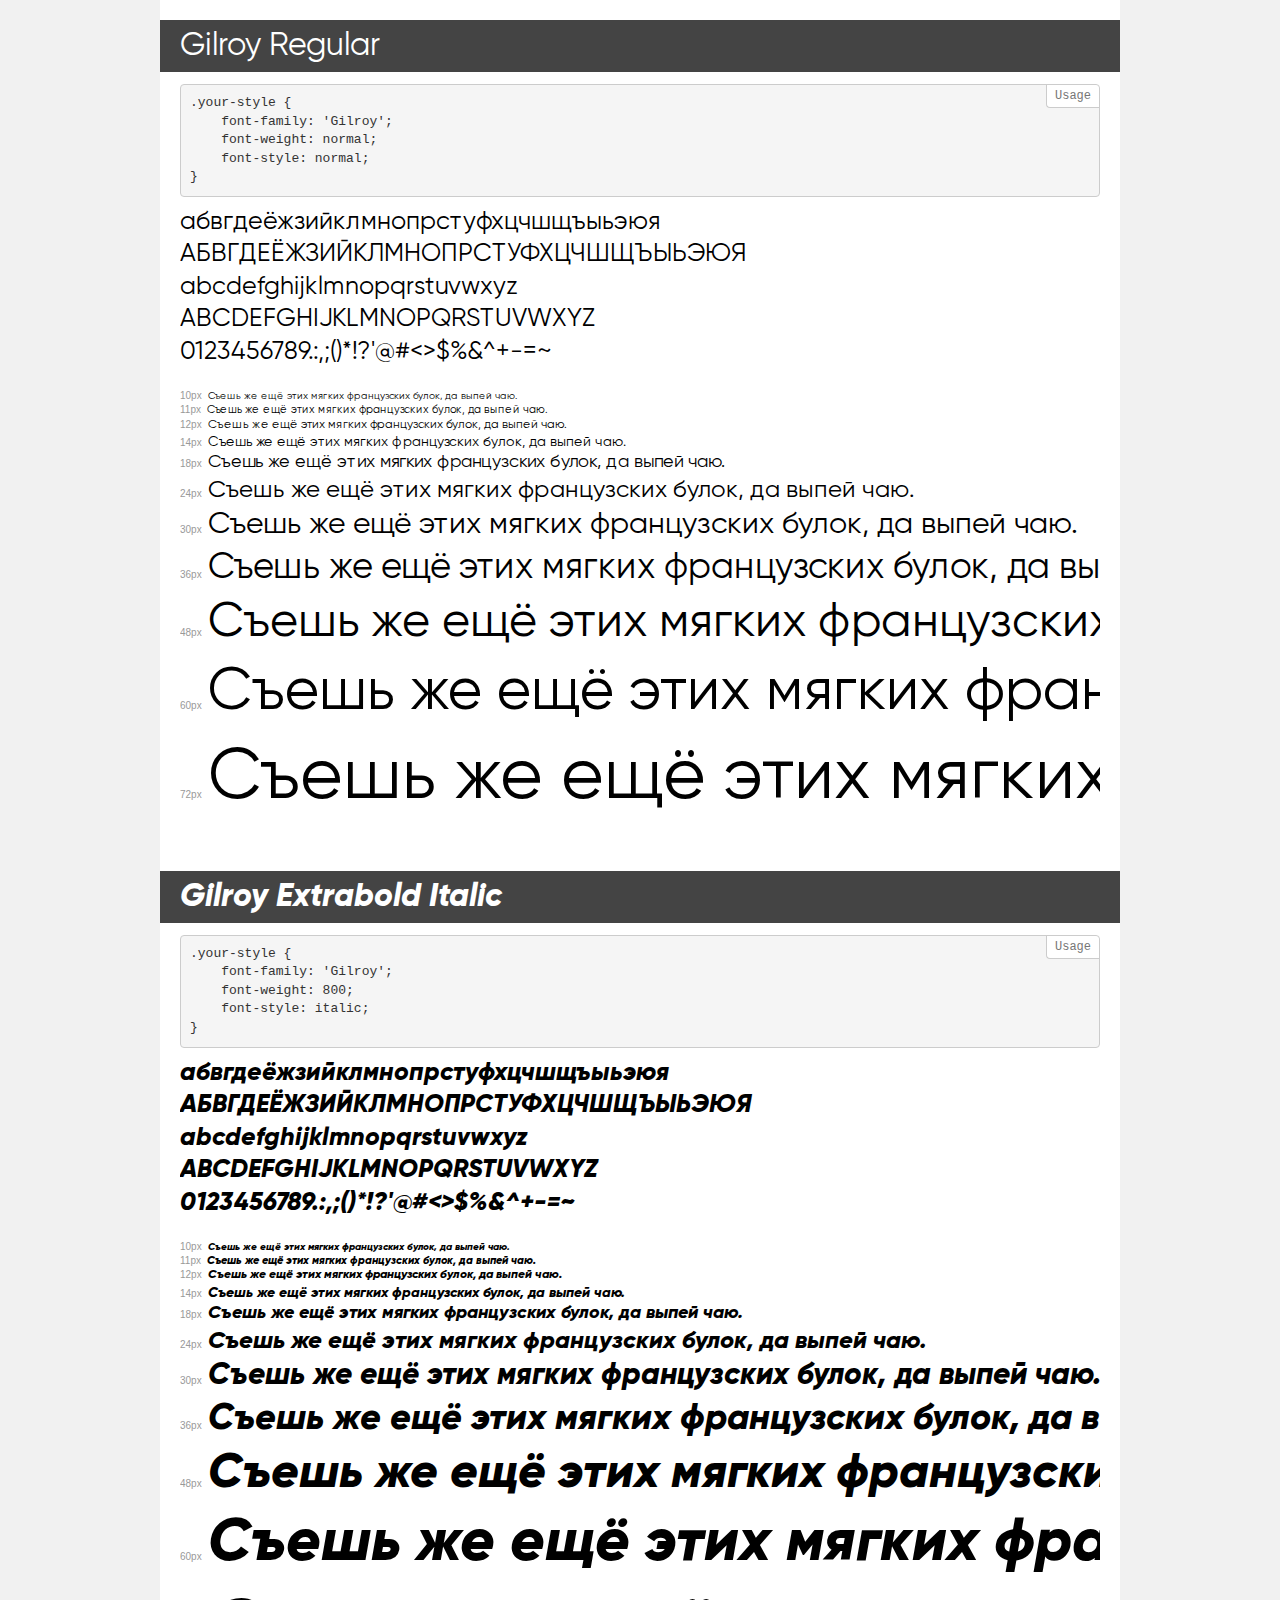
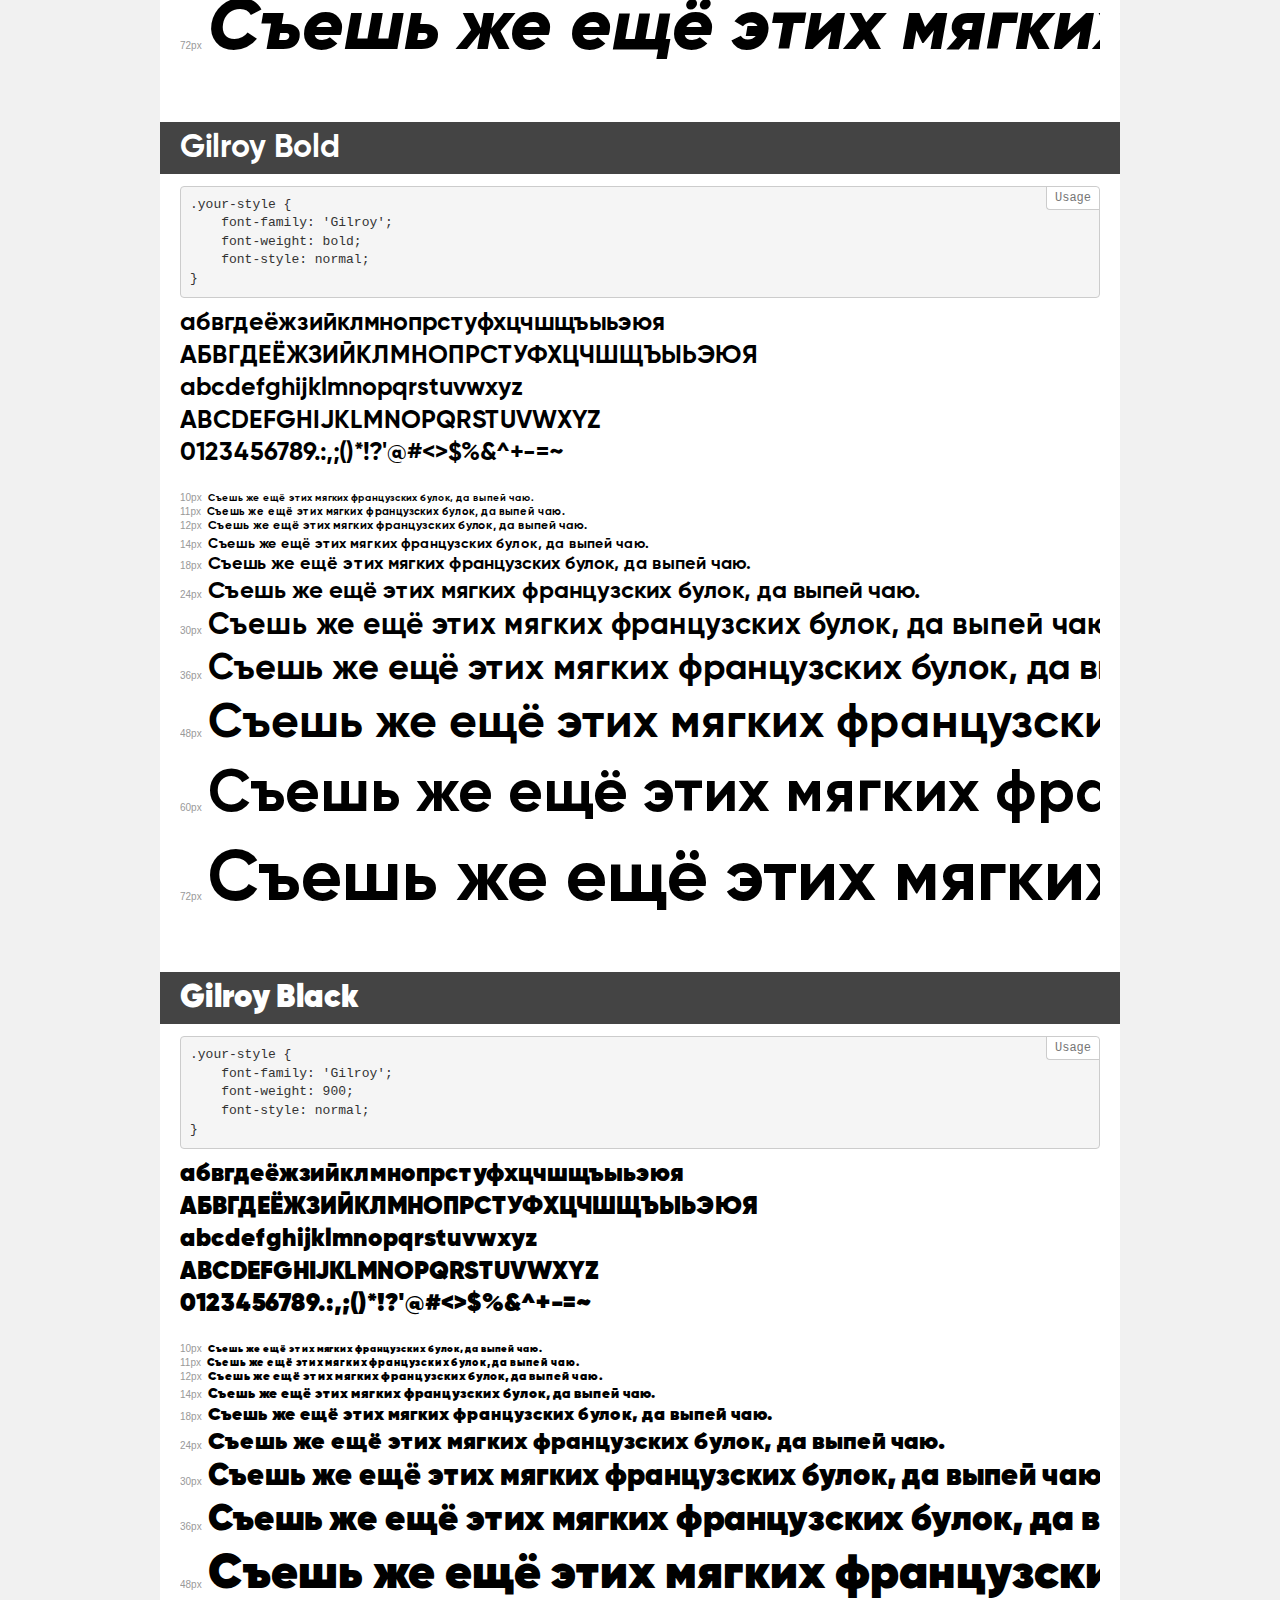
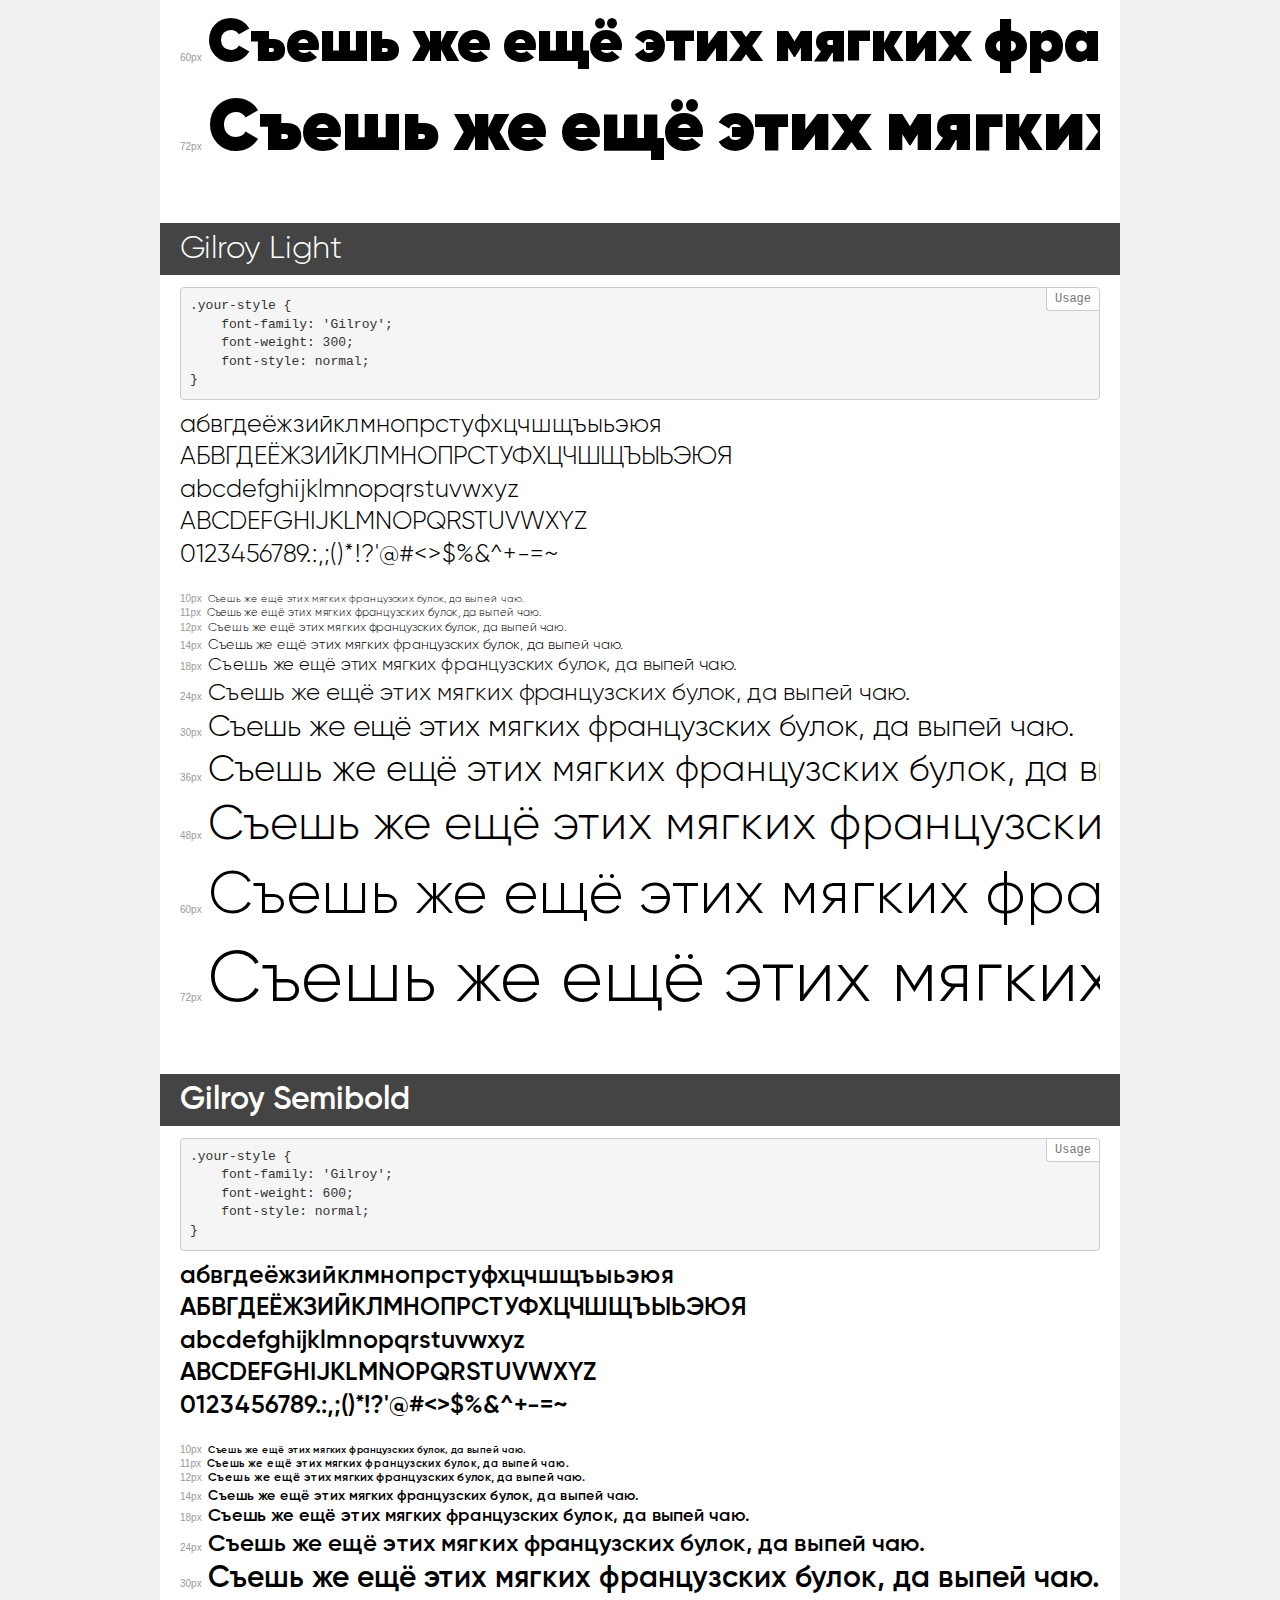
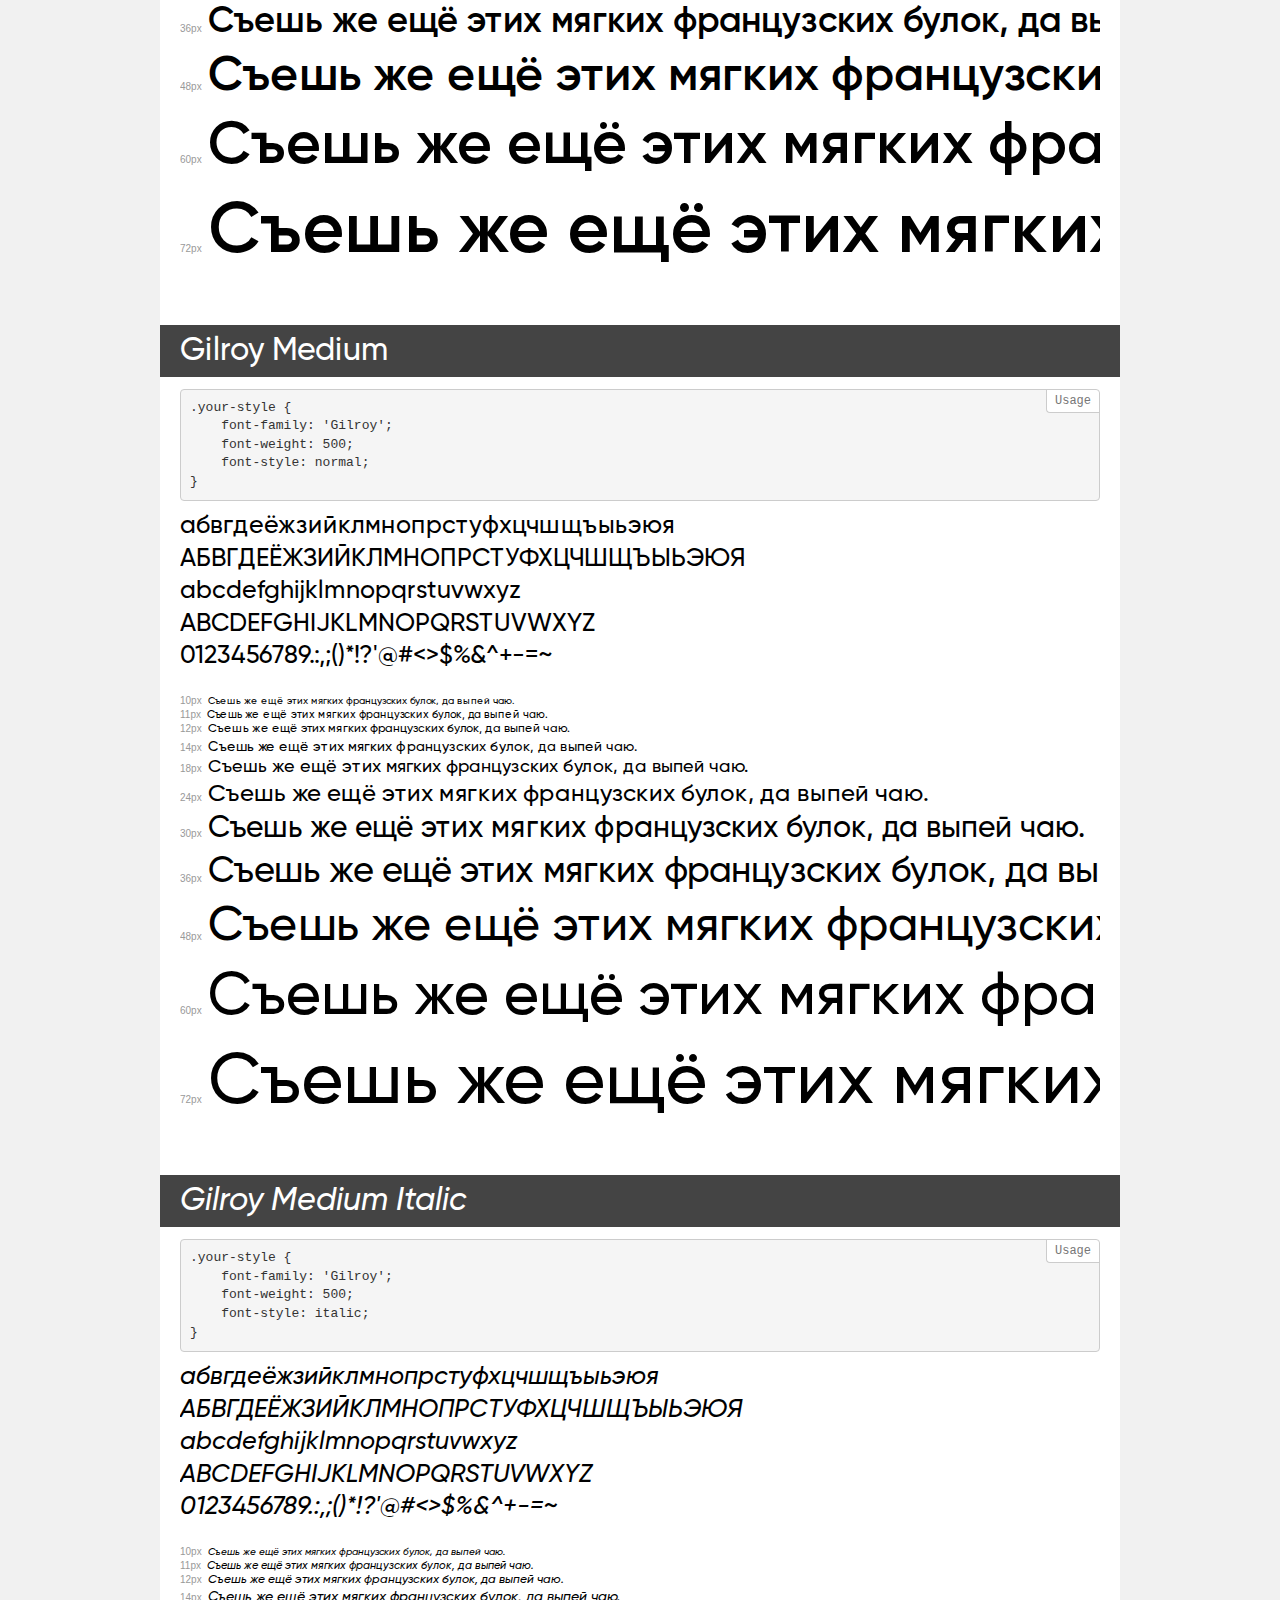
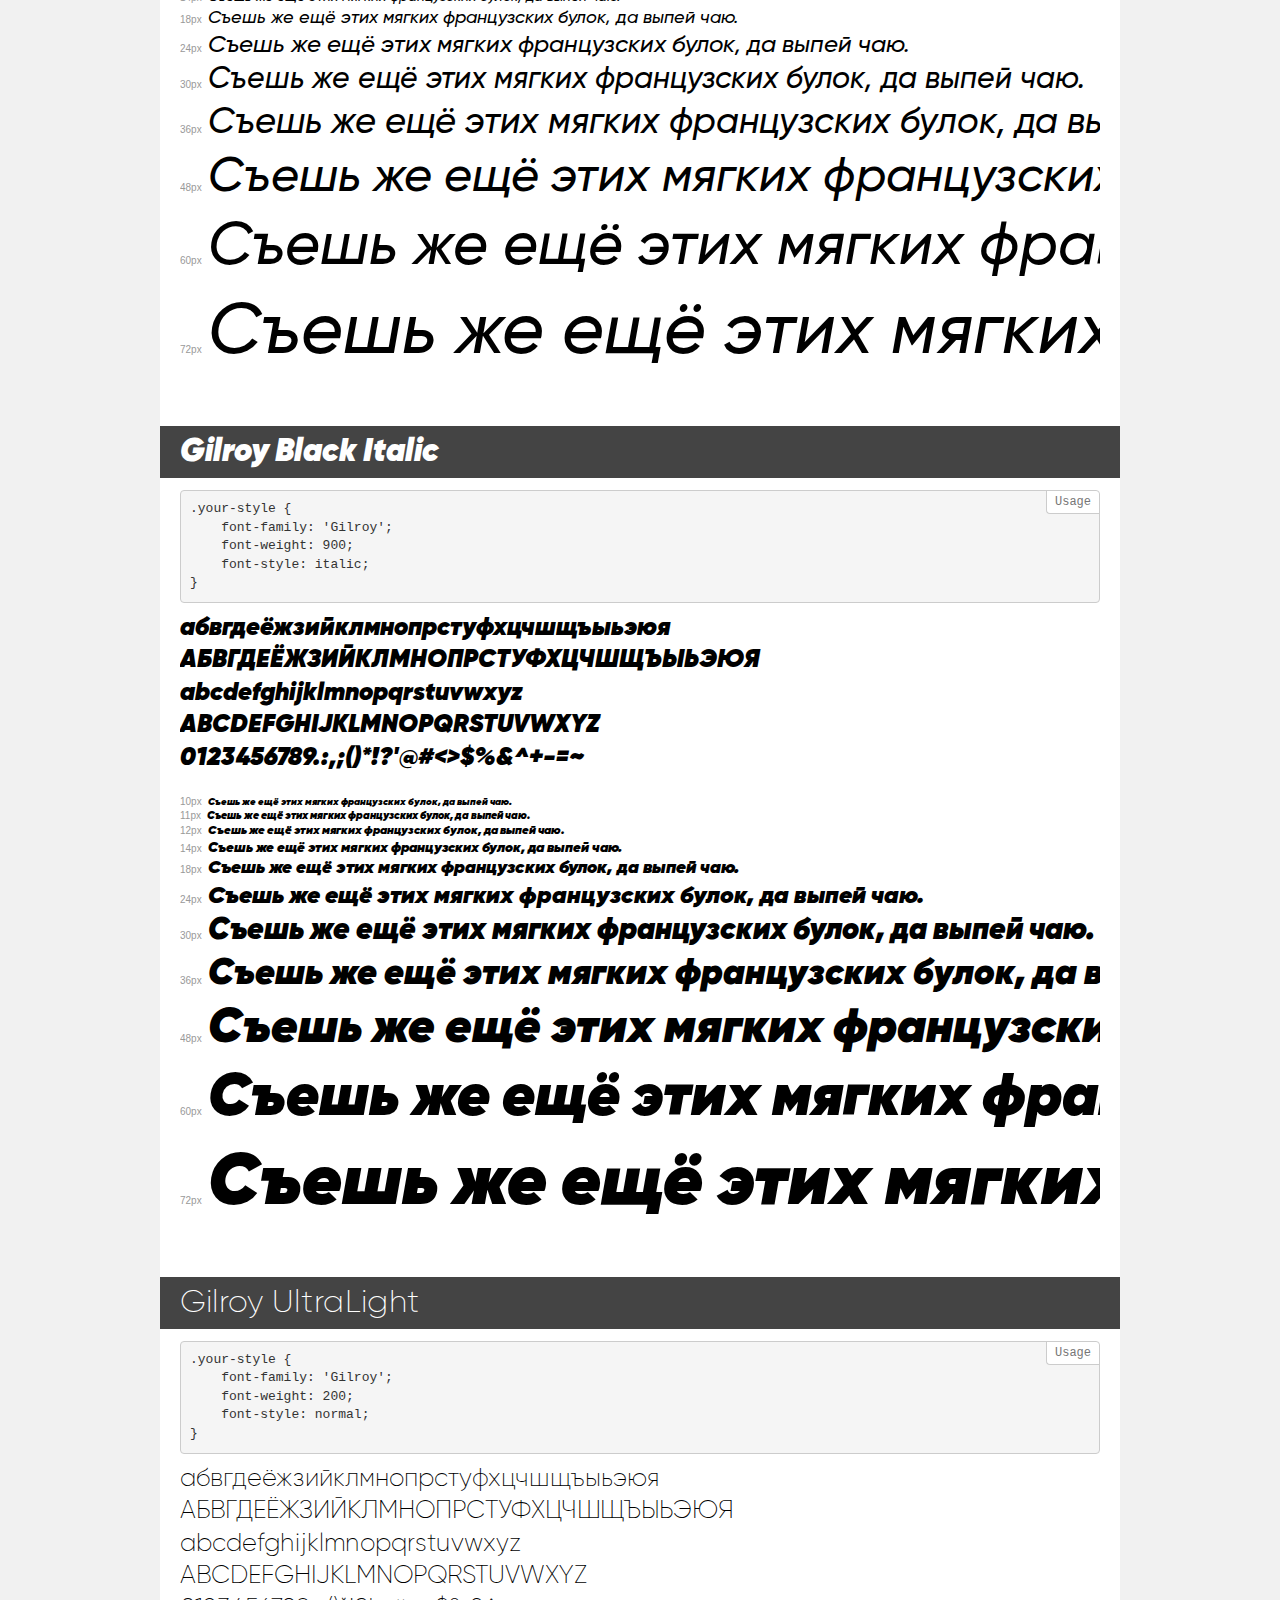
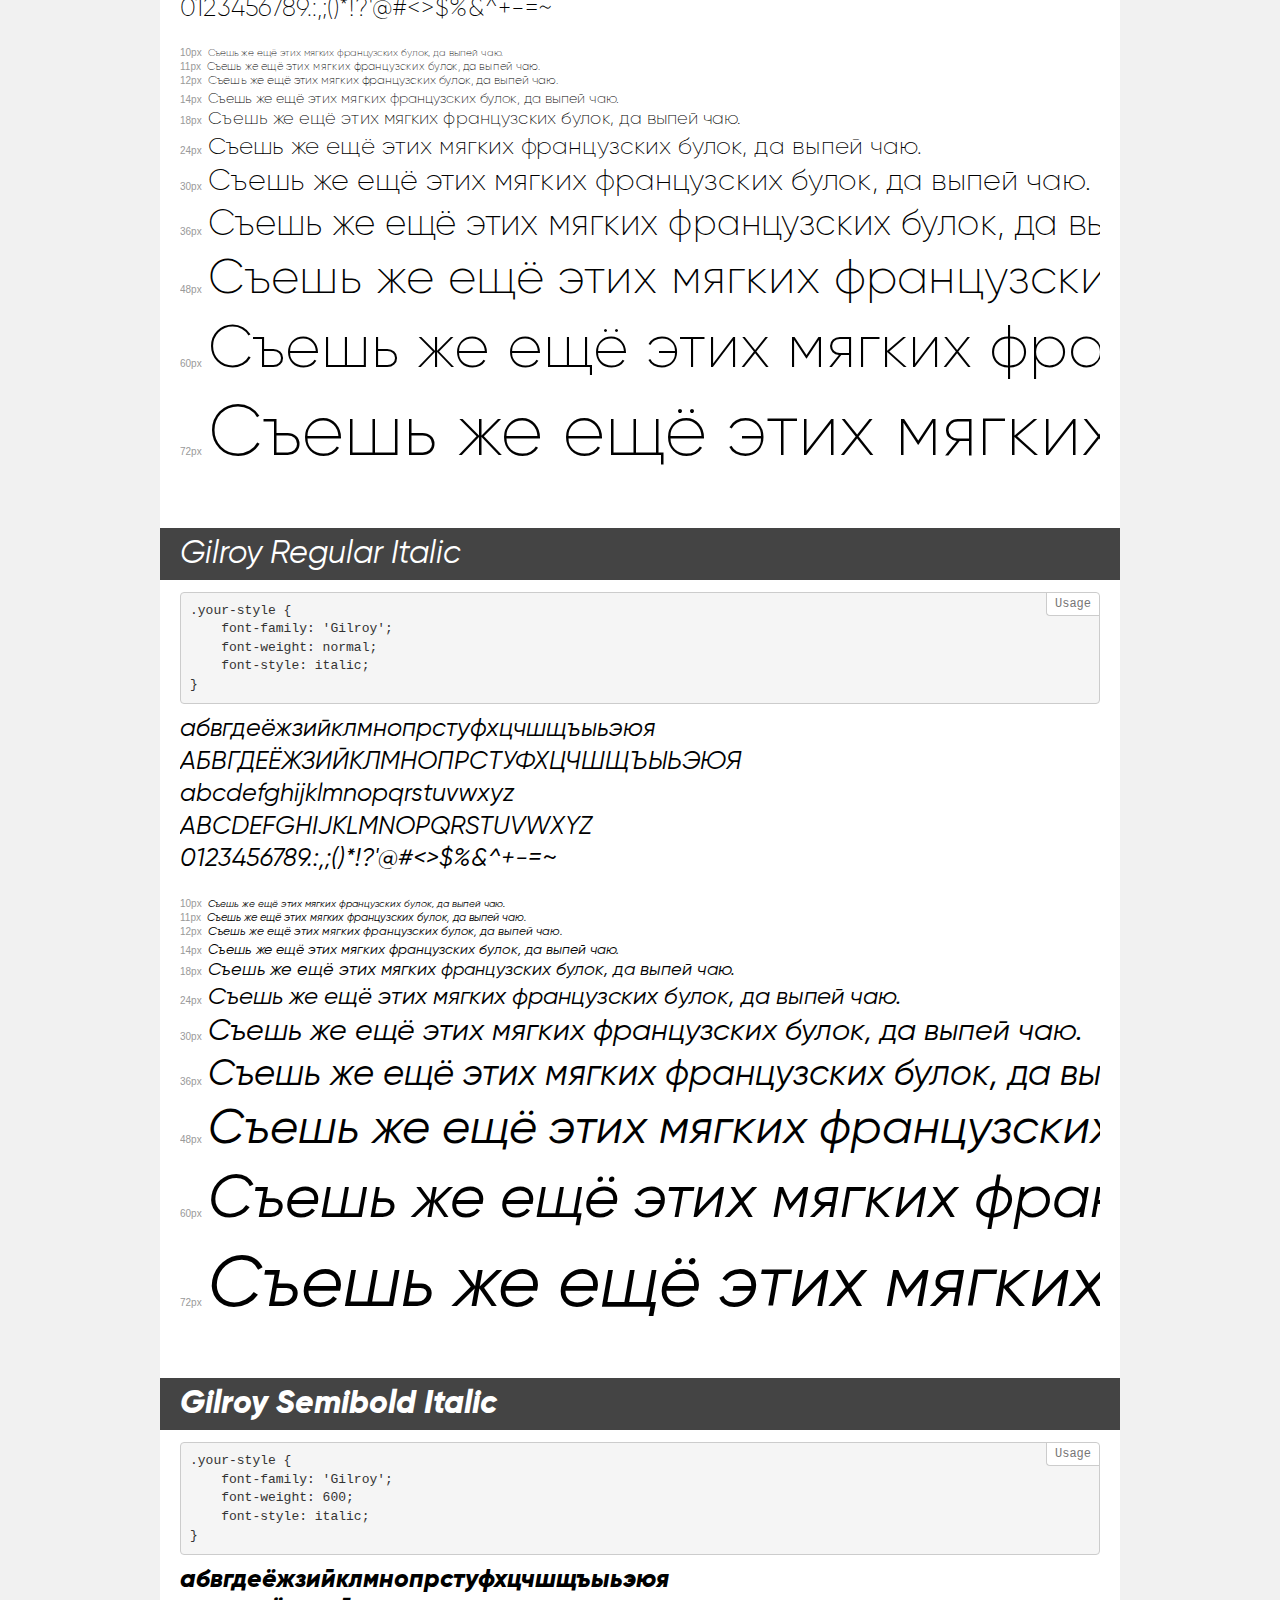
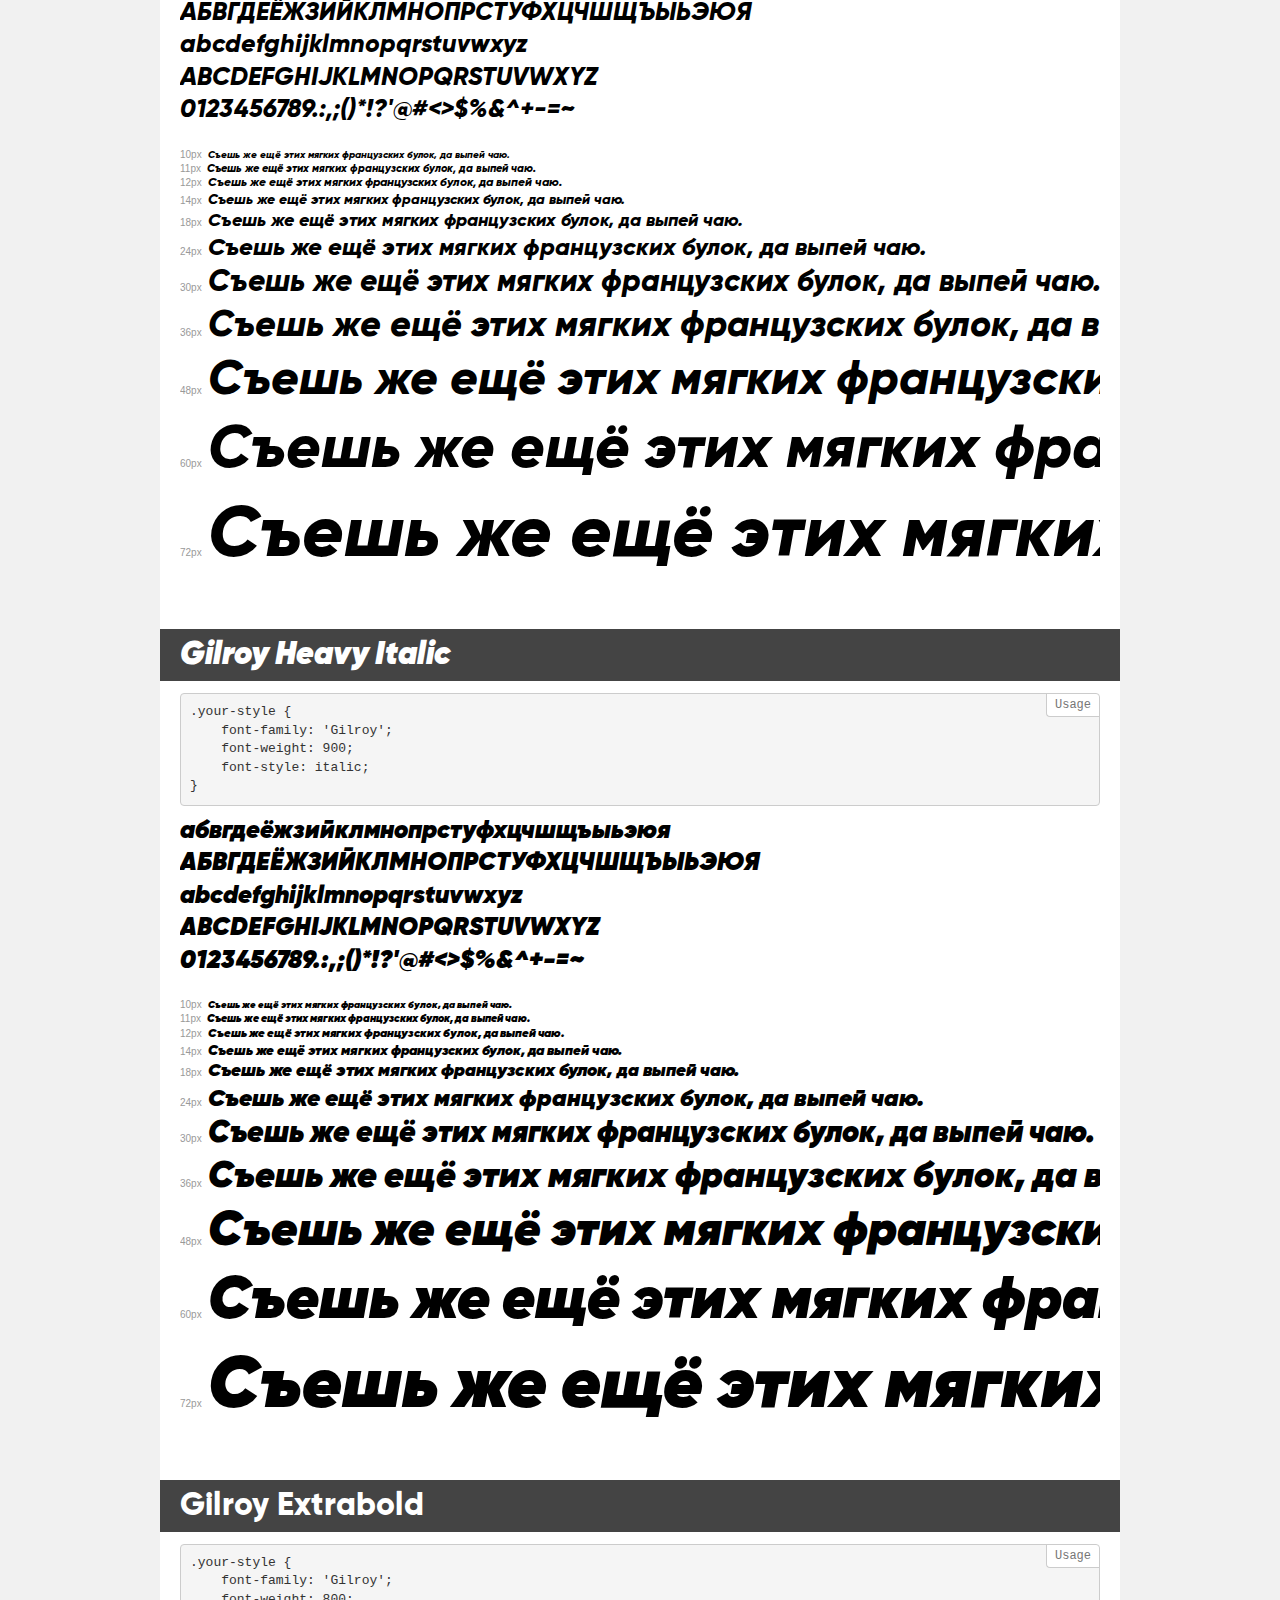
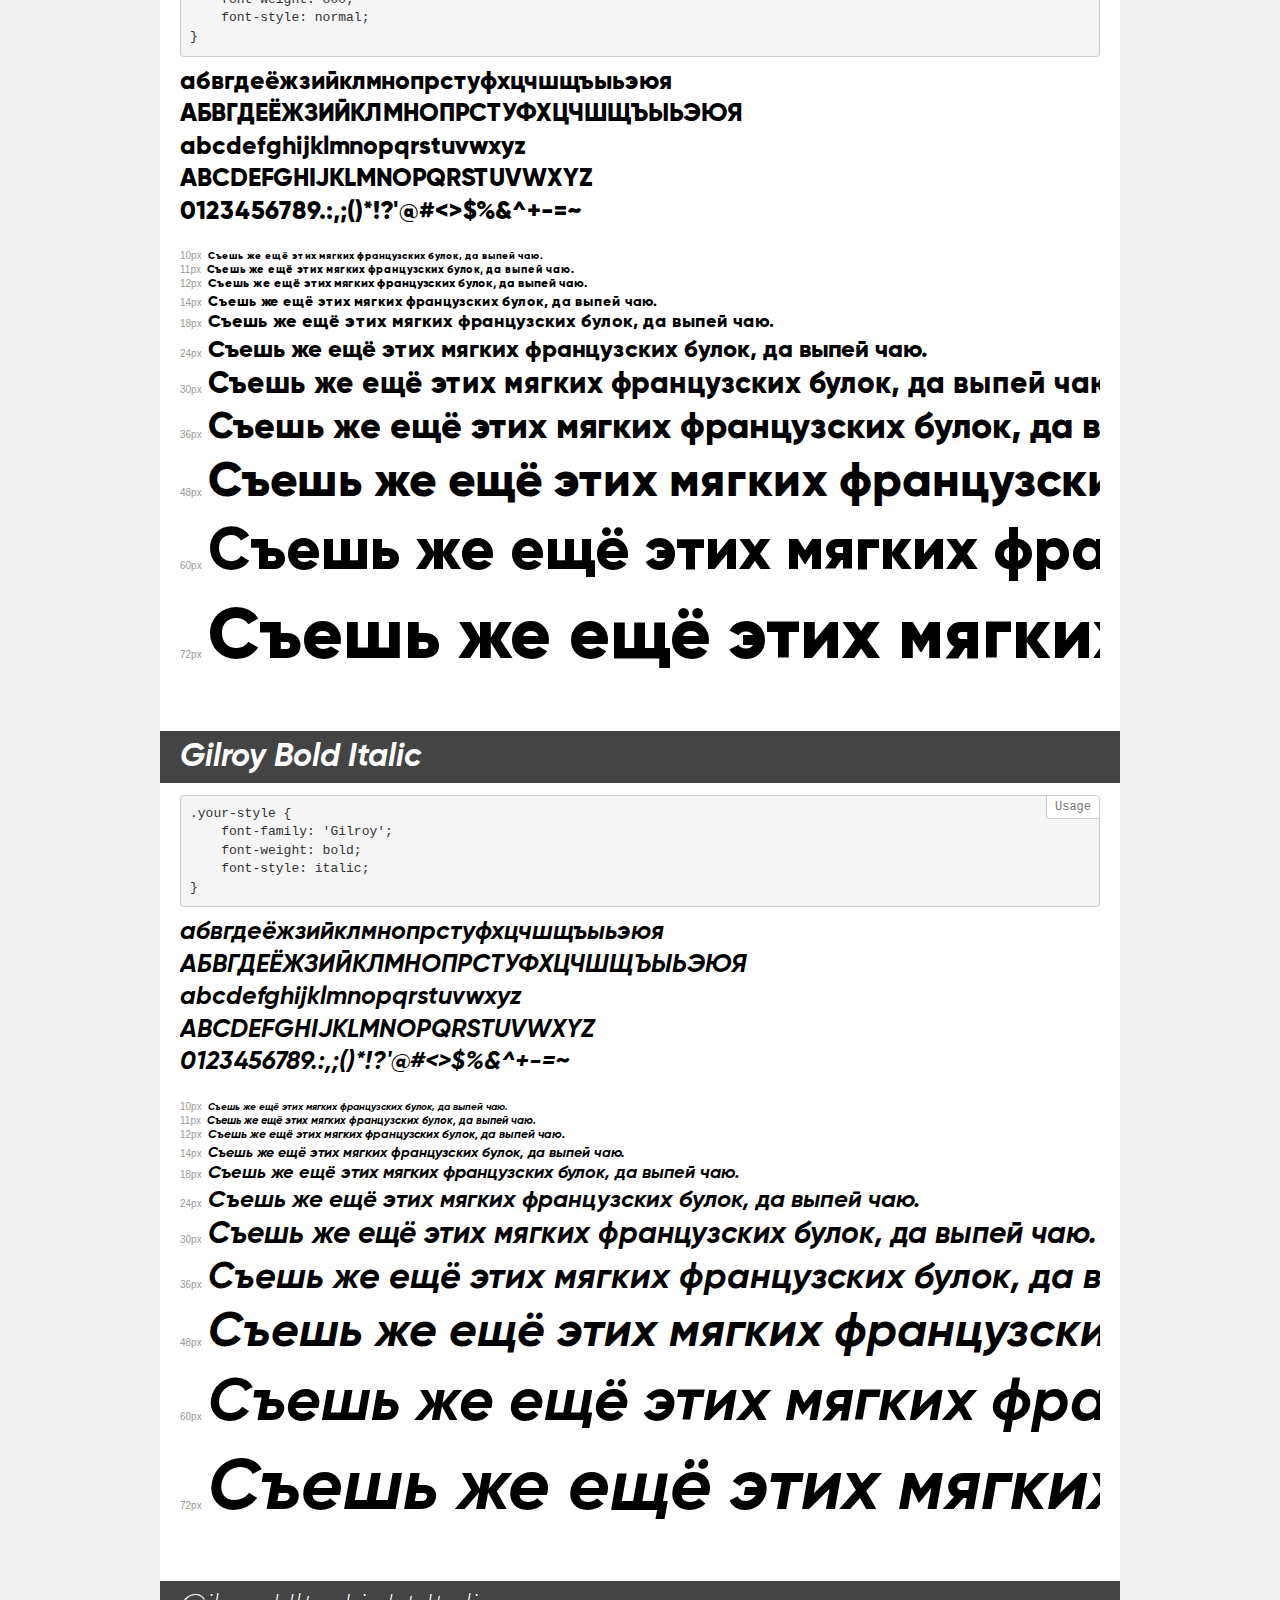
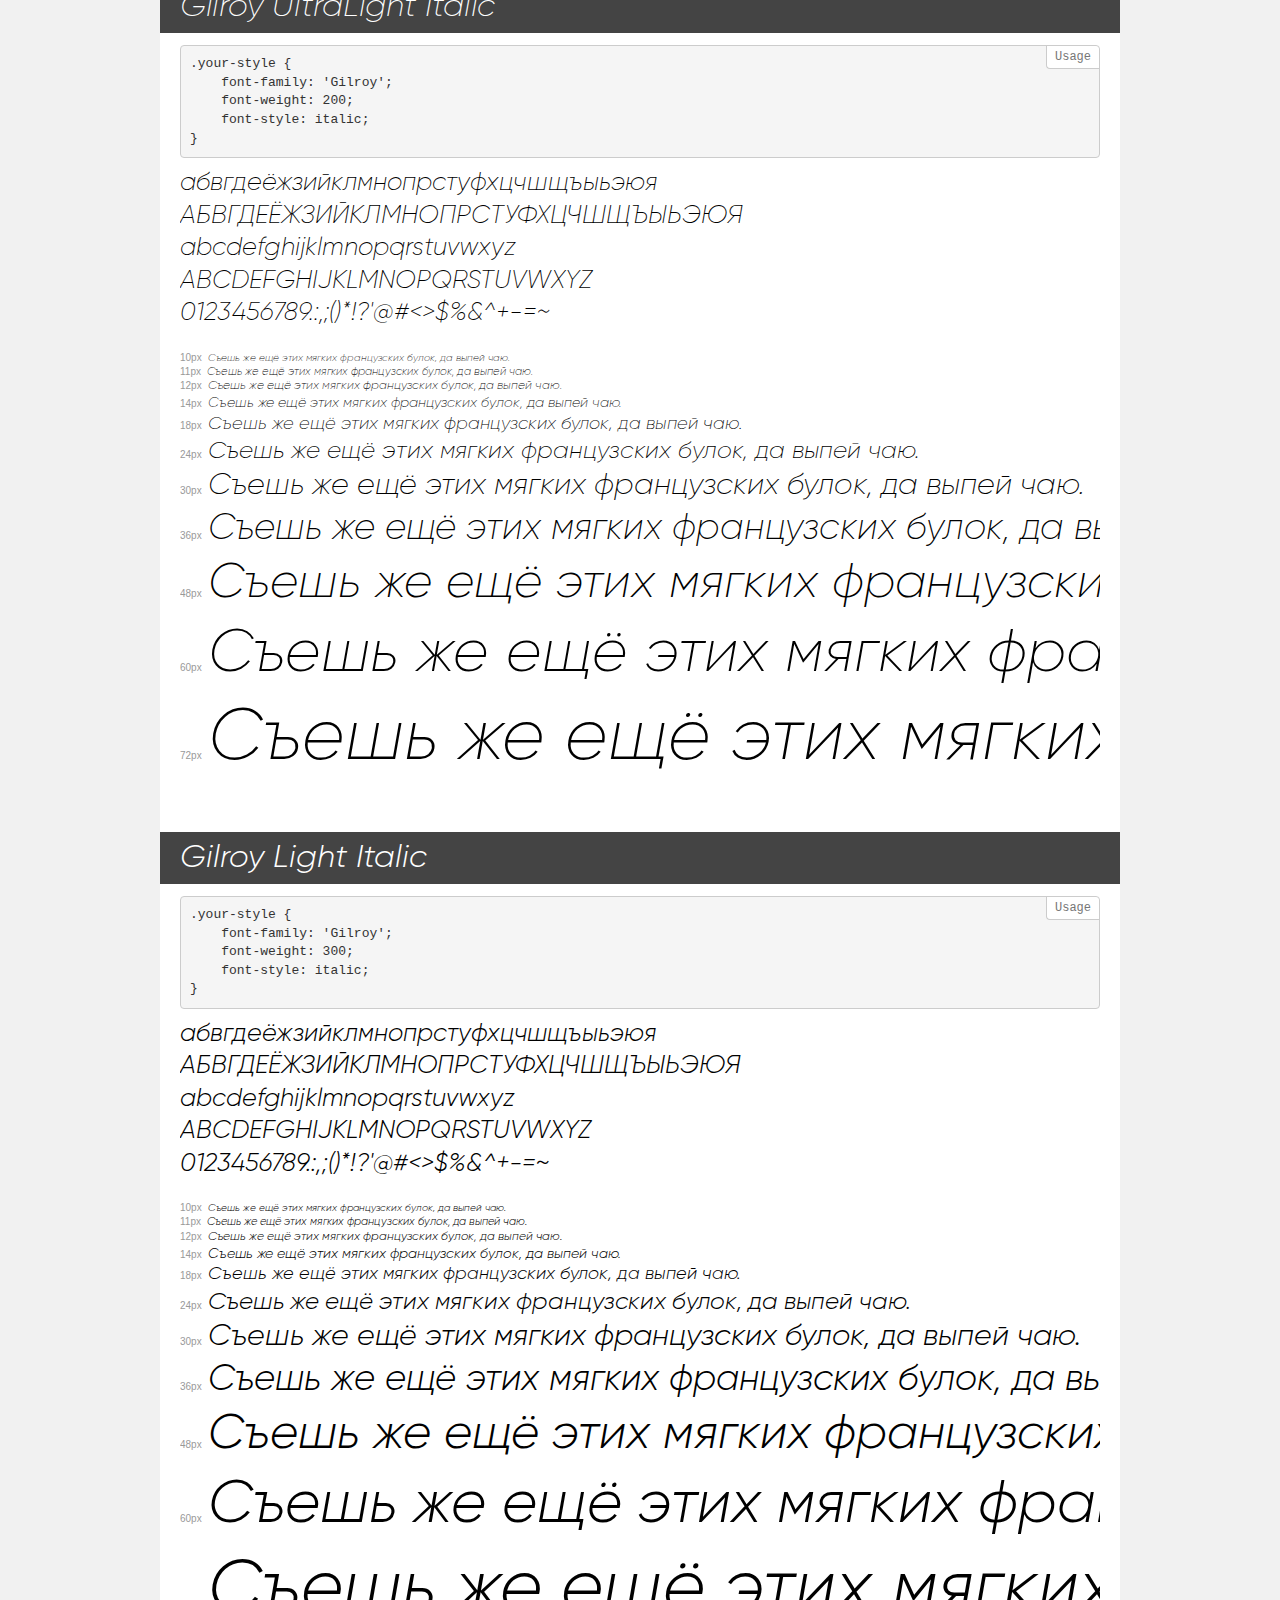
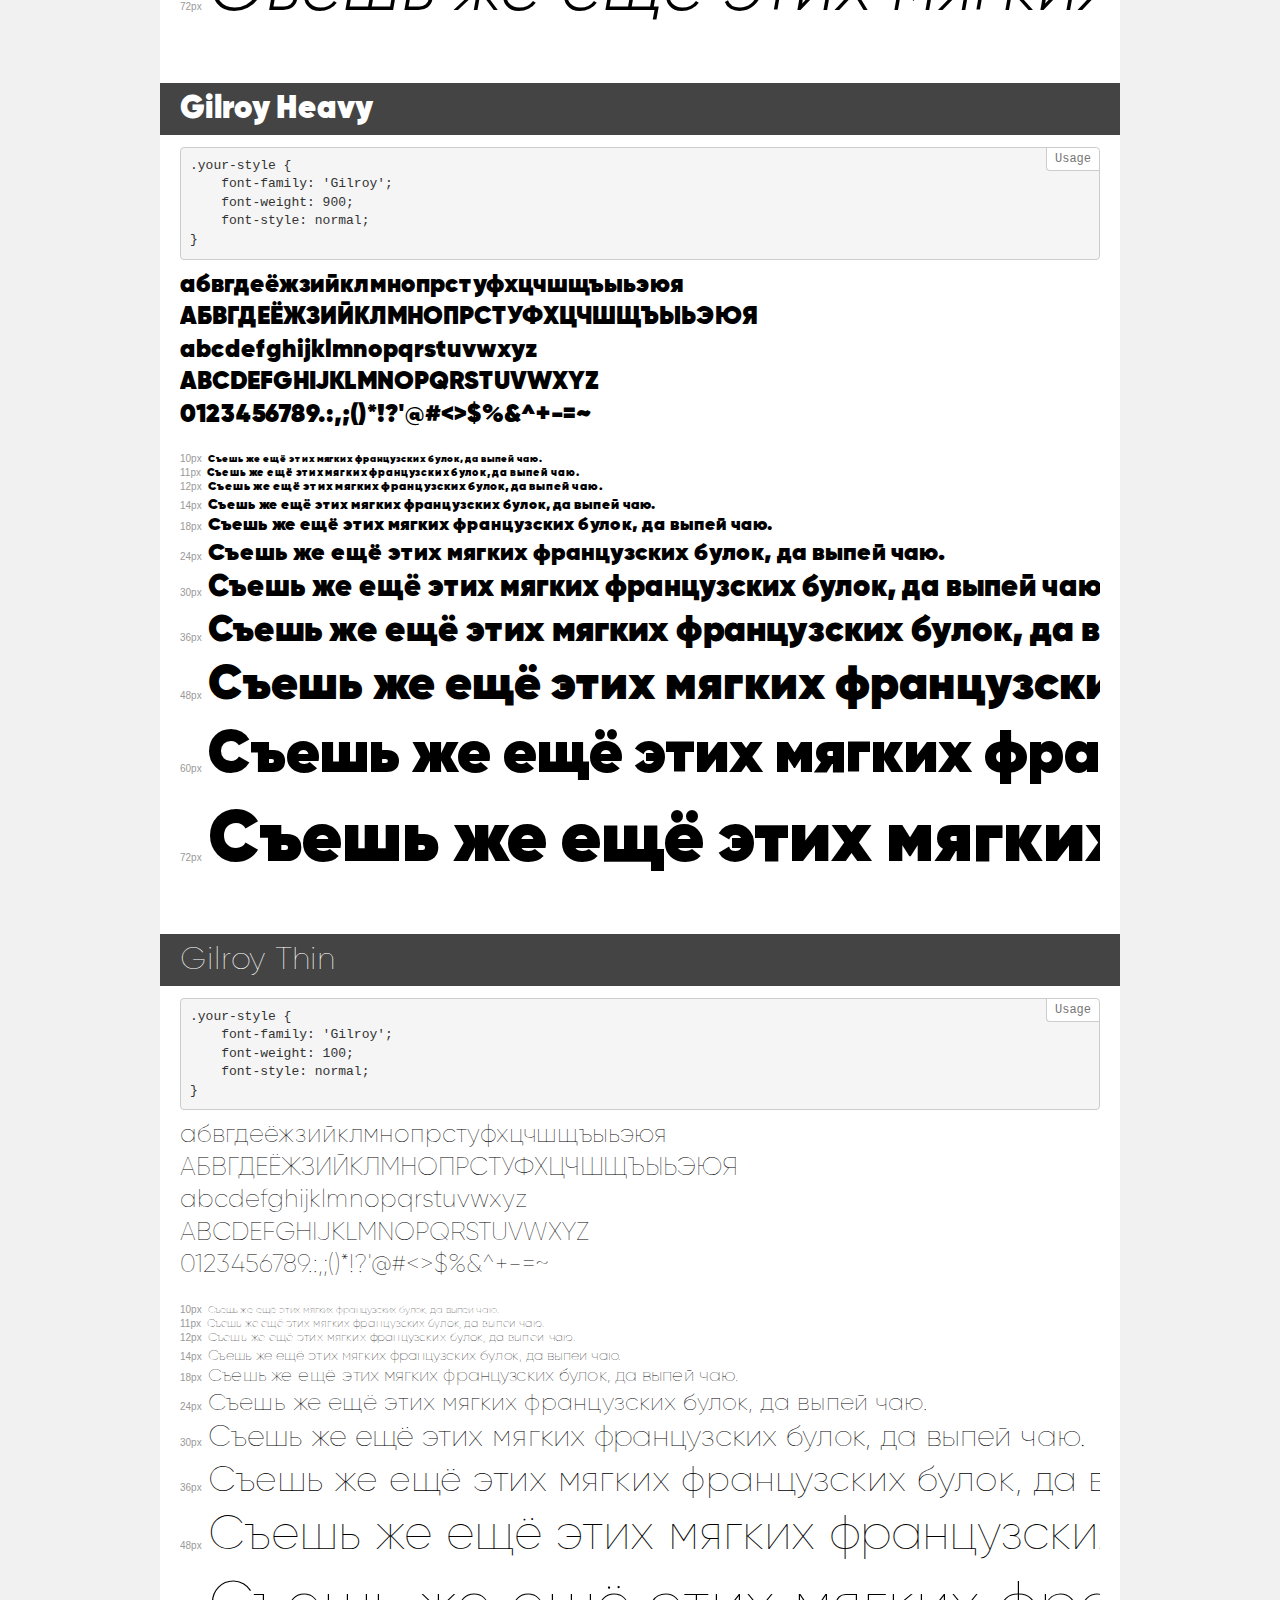
<file: fonts/demo.html>
<!DOCTYPE html>
<html>
<head>
    <meta charset="utf-8">
    <meta http-equiv="X-UA-Compatible" content="IE=edge">
    <meta name="viewport" content="width=device-width, initial-scale=1">
    <meta name="robots" content="noindex, noarchive">
    <meta name="format-detection" content="telephone=no">
    <title>Transfonter demo</title>
    <link href="stylesheet.css" rel="stylesheet">
    <style>
        /*
        http://meyerweb.com/eric/tools/css/reset/
        v2.0 | 20110126
        License: none (public domain)
        */
        html, body, div, span, applet, object, iframe,
        h1, h2, h3, h4, h5, h6, p, blockquote, pre,
        a, abbr, acronym, address, big, cite, code,
        del, dfn, em, img, ins, kbd, q, s, samp,
        small, strike, strong, sub, sup, tt, var,
        b, u, i, center,
        dl, dt, dd, ol, ul, li,
        fieldset, form, label, legend,
        table, caption, tbody, tfoot, thead, tr, th, td,
        article, aside, canvas, details, embed,
        figure, figcaption, footer, header, hgroup,
        menu, nav, output, ruby, section, summary,
        time, mark, audio, video {
            margin: 0;
            padding: 0;
            border: 0;
            font-size: 100%;
            font: inherit;
            vertical-align: baseline;
        }
        /* HTML5 display-role reset for older browsers */
        article, aside, details, figcaption, figure,
        footer, header, hgroup, menu, nav, section {
            display: block;
        }
        body {
            line-height: 1;
        }
        ol, ul {
            list-style: none;
        }
        blockquote, q {
            quotes: none;
        }
        blockquote:before, blockquote:after,
        q:before, q:after {
            content: '';
            content: none;
        }
        table {
            border-collapse: collapse;
            border-spacing: 0;
        }
        /* common styles */
        body {
            background: #f1f1f1;
            color: #000;
        }
        .page {
            background: #fff;
            width: 920px;
            margin: 0 auto;
            padding: 20px 20px 0 20px;
            overflow: hidden;
        }
        .font-container {
            overflow-x: auto;
            overflow-y: hidden;
            margin-bottom: 40px;
            line-height: 1.3;
            white-space: nowrap;
            padding-bottom: 5px;
        }
        h1 {
            position: relative;
            background: #444;
            font-size: 32px;
            color: #fff;
            padding: 10px 20px;
            margin: 0 -20px 12px -20px;
        }
        .letters {
            font-size: 25px;
            margin-bottom: 20px;
        }
        .s10:before {
            content: '10px';
        }
        .s11:before {
            content: '11px';
        }
        .s12:before {
            content: '12px';
        }
        .s14:before {
            content: '14px';
        }
        .s18:before {
            content: '18px';
        }
        .s24:before {
            content: '24px';
        }
        .s30:before {
            content: '30px';
        }
        .s36:before {
            content: '36px';
        }
        .s48:before {
            content: '48px';
        }
        .s60:before {
            content: '60px';
        }
        .s72:before {
            content: '72px';
        }
        .s10:before, .s11:before, .s12:before, .s14:before,
        .s18:before, .s24:before, .s30:before, .s36:before,
        .s48:before, .s60:before, .s72:before {
            font-family: Arial, sans-serif;
            font-size: 10px;
            font-weight: normal;
            font-style: normal;
            color: #999;
            padding-right: 6px;
        }
        pre {
            display: block;
            position: relative;
            padding: 9px;
            margin: 0 0 10px;
            font-family: Monaco, Menlo, Consolas, "Courier New", monospace !important;
            font-size: 13px;
            line-height: 1.428571429;
            color: #333;
            font-weight: normal !important;
            font-style: normal !important;
            background-color: #f5f5f5;
            border: 1px solid #ccc;
            overflow-x: auto;
            border-radius: 4px;
        }
        pre:after {
            display: block;
            position: absolute;
            right: 0;
            top: 0;
            content: 'Usage';
            line-height: 1;
            padding: 5px 8px;
            font-size: 12px;
            color: #767676;
            background-color: #fff;
            border: 1px solid #ccc;
            border-right: none;
            border-top: none;
            border-radius: 0 4px 0 4px;
            z-index: 10;
        }
        /* responsive */
        @media (max-width: 959px) {
            .page {
                width: auto;
                margin: 0;
            }
        }
    </style>
</head>
<body>
<div class="page">
    <div class="demo" style="font-family: 'Gilroy'; font-weight: normal; font-style: normal;">
        <h1>Gilroy Regular</h1>
        <pre>.your-style {
    font-family: 'Gilroy';
    font-weight: normal;
    font-style: normal;
}</pre>
        <div class="font-container">
            <p class="letters">
                абвгдеёжзийклмнопрстуфхцчшщъыьэюя<br>
АБВГДЕЁЖЗИЙКЛМНОПРСТУФХЦЧШЩЪЫЬЭЮЯ<br>
abcdefghijklmnopqrstuvwxyz<br>
ABCDEFGHIJKLMNOPQRSTUVWXYZ<br>
                0123456789.:,;()*!?'@#<>$%&^+-=~
            </p>
            <p class="s10" style="font-size: 10px;">Съешь же ещё этих мягких французских булок, да выпей чаю.</p>
            <p class="s11" style="font-size: 11px;">Съешь же ещё этих мягких французских булок, да выпей чаю.</p>
            <p class="s12" style="font-size: 12px;">Съешь же ещё этих мягких французских булок, да выпей чаю.</p>
            <p class="s14" style="font-size: 14px;">Съешь же ещё этих мягких французских булок, да выпей чаю.</p>
            <p class="s18" style="font-size: 18px;">Съешь же ещё этих мягких французских булок, да выпей чаю.</p>
            <p class="s24" style="font-size: 24px;">Съешь же ещё этих мягких французских булок, да выпей чаю.</p>
            <p class="s30" style="font-size: 30px;">Съешь же ещё этих мягких французских булок, да выпей чаю.</p>
            <p class="s36" style="font-size: 36px;">Съешь же ещё этих мягких французских булок, да выпей чаю.</p>
            <p class="s48" style="font-size: 48px;">Съешь же ещё этих мягких французских булок, да выпей чаю.</p>
            <p class="s60" style="font-size: 60px;">Съешь же ещё этих мягких французских булок, да выпей чаю.</p>
            <p class="s72" style="font-size: 72px;">Съешь же ещё этих мягких французских булок, да выпей чаю.</p>
        </div>
    </div>
    <div class="demo" style="font-family: 'Gilroy'; font-weight: 800; font-style: italic;">
        <h1>Gilroy Extrabold Italic</h1>
        <pre>.your-style {
    font-family: 'Gilroy';
    font-weight: 800;
    font-style: italic;
}</pre>
        <div class="font-container">
            <p class="letters">
                абвгдеёжзийклмнопрстуфхцчшщъыьэюя<br>
АБВГДЕЁЖЗИЙКЛМНОПРСТУФХЦЧШЩЪЫЬЭЮЯ<br>
abcdefghijklmnopqrstuvwxyz<br>
ABCDEFGHIJKLMNOPQRSTUVWXYZ<br>
                0123456789.:,;()*!?'@#<>$%&^+-=~
            </p>
            <p class="s10" style="font-size: 10px;">Съешь же ещё этих мягких французских булок, да выпей чаю.</p>
            <p class="s11" style="font-size: 11px;">Съешь же ещё этих мягких французских булок, да выпей чаю.</p>
            <p class="s12" style="font-size: 12px;">Съешь же ещё этих мягких французских булок, да выпей чаю.</p>
            <p class="s14" style="font-size: 14px;">Съешь же ещё этих мягких французских булок, да выпей чаю.</p>
            <p class="s18" style="font-size: 18px;">Съешь же ещё этих мягких французских булок, да выпей чаю.</p>
            <p class="s24" style="font-size: 24px;">Съешь же ещё этих мягких французских булок, да выпей чаю.</p>
            <p class="s30" style="font-size: 30px;">Съешь же ещё этих мягких французских булок, да выпей чаю.</p>
            <p class="s36" style="font-size: 36px;">Съешь же ещё этих мягких французских булок, да выпей чаю.</p>
            <p class="s48" style="font-size: 48px;">Съешь же ещё этих мягких французских булок, да выпей чаю.</p>
            <p class="s60" style="font-size: 60px;">Съешь же ещё этих мягких французских булок, да выпей чаю.</p>
            <p class="s72" style="font-size: 72px;">Съешь же ещё этих мягких французских булок, да выпей чаю.</p>
        </div>
    </div>
    <div class="demo" style="font-family: 'Gilroy'; font-weight: bold; font-style: normal;">
        <h1>Gilroy Bold</h1>
        <pre>.your-style {
    font-family: 'Gilroy';
    font-weight: bold;
    font-style: normal;
}</pre>
        <div class="font-container">
            <p class="letters">
                абвгдеёжзийклмнопрстуфхцчшщъыьэюя<br>
АБВГДЕЁЖЗИЙКЛМНОПРСТУФХЦЧШЩЪЫЬЭЮЯ<br>
abcdefghijklmnopqrstuvwxyz<br>
ABCDEFGHIJKLMNOPQRSTUVWXYZ<br>
                0123456789.:,;()*!?'@#<>$%&^+-=~
            </p>
            <p class="s10" style="font-size: 10px;">Съешь же ещё этих мягких французских булок, да выпей чаю.</p>
            <p class="s11" style="font-size: 11px;">Съешь же ещё этих мягких французских булок, да выпей чаю.</p>
            <p class="s12" style="font-size: 12px;">Съешь же ещё этих мягких французских булок, да выпей чаю.</p>
            <p class="s14" style="font-size: 14px;">Съешь же ещё этих мягких французских булок, да выпей чаю.</p>
            <p class="s18" style="font-size: 18px;">Съешь же ещё этих мягких французских булок, да выпей чаю.</p>
            <p class="s24" style="font-size: 24px;">Съешь же ещё этих мягких французских булок, да выпей чаю.</p>
            <p class="s30" style="font-size: 30px;">Съешь же ещё этих мягких французских булок, да выпей чаю.</p>
            <p class="s36" style="font-size: 36px;">Съешь же ещё этих мягких французских булок, да выпей чаю.</p>
            <p class="s48" style="font-size: 48px;">Съешь же ещё этих мягких французских булок, да выпей чаю.</p>
            <p class="s60" style="font-size: 60px;">Съешь же ещё этих мягких французских булок, да выпей чаю.</p>
            <p class="s72" style="font-size: 72px;">Съешь же ещё этих мягких французских булок, да выпей чаю.</p>
        </div>
    </div>
    <div class="demo" style="font-family: 'Gilroy'; font-weight: 900; font-style: normal;">
        <h1>Gilroy Black</h1>
        <pre>.your-style {
    font-family: 'Gilroy';
    font-weight: 900;
    font-style: normal;
}</pre>
        <div class="font-container">
            <p class="letters">
                абвгдеёжзийклмнопрстуфхцчшщъыьэюя<br>
АБВГДЕЁЖЗИЙКЛМНОПРСТУФХЦЧШЩЪЫЬЭЮЯ<br>
abcdefghijklmnopqrstuvwxyz<br>
ABCDEFGHIJKLMNOPQRSTUVWXYZ<br>
                0123456789.:,;()*!?'@#<>$%&^+-=~
            </p>
            <p class="s10" style="font-size: 10px;">Съешь же ещё этих мягких французских булок, да выпей чаю.</p>
            <p class="s11" style="font-size: 11px;">Съешь же ещё этих мягких французских булок, да выпей чаю.</p>
            <p class="s12" style="font-size: 12px;">Съешь же ещё этих мягких французских булок, да выпей чаю.</p>
            <p class="s14" style="font-size: 14px;">Съешь же ещё этих мягких французских булок, да выпей чаю.</p>
            <p class="s18" style="font-size: 18px;">Съешь же ещё этих мягких французских булок, да выпей чаю.</p>
            <p class="s24" style="font-size: 24px;">Съешь же ещё этих мягких французских булок, да выпей чаю.</p>
            <p class="s30" style="font-size: 30px;">Съешь же ещё этих мягких французских булок, да выпей чаю.</p>
            <p class="s36" style="font-size: 36px;">Съешь же ещё этих мягких французских булок, да выпей чаю.</p>
            <p class="s48" style="font-size: 48px;">Съешь же ещё этих мягких французских булок, да выпей чаю.</p>
            <p class="s60" style="font-size: 60px;">Съешь же ещё этих мягких французских булок, да выпей чаю.</p>
            <p class="s72" style="font-size: 72px;">Съешь же ещё этих мягких французских булок, да выпей чаю.</p>
        </div>
    </div>
    <div class="demo" style="font-family: 'Gilroy'; font-weight: 300; font-style: normal;">
        <h1>Gilroy Light</h1>
        <pre>.your-style {
    font-family: 'Gilroy';
    font-weight: 300;
    font-style: normal;
}</pre>
        <div class="font-container">
            <p class="letters">
                абвгдеёжзийклмнопрстуфхцчшщъыьэюя<br>
АБВГДЕЁЖЗИЙКЛМНОПРСТУФХЦЧШЩЪЫЬЭЮЯ<br>
abcdefghijklmnopqrstuvwxyz<br>
ABCDEFGHIJKLMNOPQRSTUVWXYZ<br>
                0123456789.:,;()*!?'@#<>$%&^+-=~
            </p>
            <p class="s10" style="font-size: 10px;">Съешь же ещё этих мягких французских булок, да выпей чаю.</p>
            <p class="s11" style="font-size: 11px;">Съешь же ещё этих мягких французских булок, да выпей чаю.</p>
            <p class="s12" style="font-size: 12px;">Съешь же ещё этих мягких французских булок, да выпей чаю.</p>
            <p class="s14" style="font-size: 14px;">Съешь же ещё этих мягких французских булок, да выпей чаю.</p>
            <p class="s18" style="font-size: 18px;">Съешь же ещё этих мягких французских булок, да выпей чаю.</p>
            <p class="s24" style="font-size: 24px;">Съешь же ещё этих мягких французских булок, да выпей чаю.</p>
            <p class="s30" style="font-size: 30px;">Съешь же ещё этих мягких французских булок, да выпей чаю.</p>
            <p class="s36" style="font-size: 36px;">Съешь же ещё этих мягких французских булок, да выпей чаю.</p>
            <p class="s48" style="font-size: 48px;">Съешь же ещё этих мягких французских булок, да выпей чаю.</p>
            <p class="s60" style="font-size: 60px;">Съешь же ещё этих мягких французских булок, да выпей чаю.</p>
            <p class="s72" style="font-size: 72px;">Съешь же ещё этих мягких французских булок, да выпей чаю.</p>
        </div>
    </div>
    <div class="demo" style="font-family: 'Gilroy'; font-weight: 600; font-style: normal;">
        <h1>Gilroy Semibold</h1>
        <pre>.your-style {
    font-family: 'Gilroy';
    font-weight: 600;
    font-style: normal;
}</pre>
        <div class="font-container">
            <p class="letters">
                абвгдеёжзийклмнопрстуфхцчшщъыьэюя<br>
АБВГДЕЁЖЗИЙКЛМНОПРСТУФХЦЧШЩЪЫЬЭЮЯ<br>
abcdefghijklmnopqrstuvwxyz<br>
ABCDEFGHIJKLMNOPQRSTUVWXYZ<br>
                0123456789.:,;()*!?'@#<>$%&^+-=~
            </p>
            <p class="s10" style="font-size: 10px;">Съешь же ещё этих мягких французских булок, да выпей чаю.</p>
            <p class="s11" style="font-size: 11px;">Съешь же ещё этих мягких французских булок, да выпей чаю.</p>
            <p class="s12" style="font-size: 12px;">Съешь же ещё этих мягких французских булок, да выпей чаю.</p>
            <p class="s14" style="font-size: 14px;">Съешь же ещё этих мягких французских булок, да выпей чаю.</p>
            <p class="s18" style="font-size: 18px;">Съешь же ещё этих мягких французских булок, да выпей чаю.</p>
            <p class="s24" style="font-size: 24px;">Съешь же ещё этих мягких французских булок, да выпей чаю.</p>
            <p class="s30" style="font-size: 30px;">Съешь же ещё этих мягких французских булок, да выпей чаю.</p>
            <p class="s36" style="font-size: 36px;">Съешь же ещё этих мягких французских булок, да выпей чаю.</p>
            <p class="s48" style="font-size: 48px;">Съешь же ещё этих мягких французских булок, да выпей чаю.</p>
            <p class="s60" style="font-size: 60px;">Съешь же ещё этих мягких французских булок, да выпей чаю.</p>
            <p class="s72" style="font-size: 72px;">Съешь же ещё этих мягких французских булок, да выпей чаю.</p>
        </div>
    </div>
    <div class="demo" style="font-family: 'Gilroy'; font-weight: 500; font-style: normal;">
        <h1>Gilroy Medium</h1>
        <pre>.your-style {
    font-family: 'Gilroy';
    font-weight: 500;
    font-style: normal;
}</pre>
        <div class="font-container">
            <p class="letters">
                абвгдеёжзийклмнопрстуфхцчшщъыьэюя<br>
АБВГДЕЁЖЗИЙКЛМНОПРСТУФХЦЧШЩЪЫЬЭЮЯ<br>
abcdefghijklmnopqrstuvwxyz<br>
ABCDEFGHIJKLMNOPQRSTUVWXYZ<br>
                0123456789.:,;()*!?'@#<>$%&^+-=~
            </p>
            <p class="s10" style="font-size: 10px;">Съешь же ещё этих мягких французских булок, да выпей чаю.</p>
            <p class="s11" style="font-size: 11px;">Съешь же ещё этих мягких французских булок, да выпей чаю.</p>
            <p class="s12" style="font-size: 12px;">Съешь же ещё этих мягких французских булок, да выпей чаю.</p>
            <p class="s14" style="font-size: 14px;">Съешь же ещё этих мягких французских булок, да выпей чаю.</p>
            <p class="s18" style="font-size: 18px;">Съешь же ещё этих мягких французских булок, да выпей чаю.</p>
            <p class="s24" style="font-size: 24px;">Съешь же ещё этих мягких французских булок, да выпей чаю.</p>
            <p class="s30" style="font-size: 30px;">Съешь же ещё этих мягких французских булок, да выпей чаю.</p>
            <p class="s36" style="font-size: 36px;">Съешь же ещё этих мягких французских булок, да выпей чаю.</p>
            <p class="s48" style="font-size: 48px;">Съешь же ещё этих мягких французских булок, да выпей чаю.</p>
            <p class="s60" style="font-size: 60px;">Съешь же ещё этих мягких французских булок, да выпей чаю.</p>
            <p class="s72" style="font-size: 72px;">Съешь же ещё этих мягких французских булок, да выпей чаю.</p>
        </div>
    </div>
    <div class="demo" style="font-family: 'Gilroy'; font-weight: 500; font-style: italic;">
        <h1>Gilroy Medium Italic</h1>
        <pre>.your-style {
    font-family: 'Gilroy';
    font-weight: 500;
    font-style: italic;
}</pre>
        <div class="font-container">
            <p class="letters">
                абвгдеёжзийклмнопрстуфхцчшщъыьэюя<br>
АБВГДЕЁЖЗИЙКЛМНОПРСТУФХЦЧШЩЪЫЬЭЮЯ<br>
abcdefghijklmnopqrstuvwxyz<br>
ABCDEFGHIJKLMNOPQRSTUVWXYZ<br>
                0123456789.:,;()*!?'@#<>$%&^+-=~
            </p>
            <p class="s10" style="font-size: 10px;">Съешь же ещё этих мягких французских булок, да выпей чаю.</p>
            <p class="s11" style="font-size: 11px;">Съешь же ещё этих мягких французских булок, да выпей чаю.</p>
            <p class="s12" style="font-size: 12px;">Съешь же ещё этих мягких французских булок, да выпей чаю.</p>
            <p class="s14" style="font-size: 14px;">Съешь же ещё этих мягких французских булок, да выпей чаю.</p>
            <p class="s18" style="font-size: 18px;">Съешь же ещё этих мягких французских булок, да выпей чаю.</p>
            <p class="s24" style="font-size: 24px;">Съешь же ещё этих мягких французских булок, да выпей чаю.</p>
            <p class="s30" style="font-size: 30px;">Съешь же ещё этих мягких французских булок, да выпей чаю.</p>
            <p class="s36" style="font-size: 36px;">Съешь же ещё этих мягких французских булок, да выпей чаю.</p>
            <p class="s48" style="font-size: 48px;">Съешь же ещё этих мягких французских булок, да выпей чаю.</p>
            <p class="s60" style="font-size: 60px;">Съешь же ещё этих мягких французских булок, да выпей чаю.</p>
            <p class="s72" style="font-size: 72px;">Съешь же ещё этих мягких французских булок, да выпей чаю.</p>
        </div>
    </div>
    <div class="demo" style="font-family: 'Gilroy'; font-weight: 900; font-style: italic;">
        <h1>Gilroy Black Italic</h1>
        <pre>.your-style {
    font-family: 'Gilroy';
    font-weight: 900;
    font-style: italic;
}</pre>
        <div class="font-container">
            <p class="letters">
                абвгдеёжзийклмнопрстуфхцчшщъыьэюя<br>
АБВГДЕЁЖЗИЙКЛМНОПРСТУФХЦЧШЩЪЫЬЭЮЯ<br>
abcdefghijklmnopqrstuvwxyz<br>
ABCDEFGHIJKLMNOPQRSTUVWXYZ<br>
                0123456789.:,;()*!?'@#<>$%&^+-=~
            </p>
            <p class="s10" style="font-size: 10px;">Съешь же ещё этих мягких французских булок, да выпей чаю.</p>
            <p class="s11" style="font-size: 11px;">Съешь же ещё этих мягких французских булок, да выпей чаю.</p>
            <p class="s12" style="font-size: 12px;">Съешь же ещё этих мягких французских булок, да выпей чаю.</p>
            <p class="s14" style="font-size: 14px;">Съешь же ещё этих мягких французских булок, да выпей чаю.</p>
            <p class="s18" style="font-size: 18px;">Съешь же ещё этих мягких французских булок, да выпей чаю.</p>
            <p class="s24" style="font-size: 24px;">Съешь же ещё этих мягких французских булок, да выпей чаю.</p>
            <p class="s30" style="font-size: 30px;">Съешь же ещё этих мягких французских булок, да выпей чаю.</p>
            <p class="s36" style="font-size: 36px;">Съешь же ещё этих мягких французских булок, да выпей чаю.</p>
            <p class="s48" style="font-size: 48px;">Съешь же ещё этих мягких французских булок, да выпей чаю.</p>
            <p class="s60" style="font-size: 60px;">Съешь же ещё этих мягких французских булок, да выпей чаю.</p>
            <p class="s72" style="font-size: 72px;">Съешь же ещё этих мягких французских булок, да выпей чаю.</p>
        </div>
    </div>
    <div class="demo" style="font-family: 'Gilroy'; font-weight: 200; font-style: normal;">
        <h1>Gilroy UltraLight</h1>
        <pre>.your-style {
    font-family: 'Gilroy';
    font-weight: 200;
    font-style: normal;
}</pre>
        <div class="font-container">
            <p class="letters">
                абвгдеёжзийклмнопрстуфхцчшщъыьэюя<br>
АБВГДЕЁЖЗИЙКЛМНОПРСТУФХЦЧШЩЪЫЬЭЮЯ<br>
abcdefghijklmnopqrstuvwxyz<br>
ABCDEFGHIJKLMNOPQRSTUVWXYZ<br>
                0123456789.:,;()*!?'@#<>$%&^+-=~
            </p>
            <p class="s10" style="font-size: 10px;">Съешь же ещё этих мягких французских булок, да выпей чаю.</p>
            <p class="s11" style="font-size: 11px;">Съешь же ещё этих мягких французских булок, да выпей чаю.</p>
            <p class="s12" style="font-size: 12px;">Съешь же ещё этих мягких французских булок, да выпей чаю.</p>
            <p class="s14" style="font-size: 14px;">Съешь же ещё этих мягких французских булок, да выпей чаю.</p>
            <p class="s18" style="font-size: 18px;">Съешь же ещё этих мягких французских булок, да выпей чаю.</p>
            <p class="s24" style="font-size: 24px;">Съешь же ещё этих мягких французских булок, да выпей чаю.</p>
            <p class="s30" style="font-size: 30px;">Съешь же ещё этих мягких французских булок, да выпей чаю.</p>
            <p class="s36" style="font-size: 36px;">Съешь же ещё этих мягких французских булок, да выпей чаю.</p>
            <p class="s48" style="font-size: 48px;">Съешь же ещё этих мягких французских булок, да выпей чаю.</p>
            <p class="s60" style="font-size: 60px;">Съешь же ещё этих мягких французских булок, да выпей чаю.</p>
            <p class="s72" style="font-size: 72px;">Съешь же ещё этих мягких французских булок, да выпей чаю.</p>
        </div>
    </div>
    <div class="demo" style="font-family: 'Gilroy'; font-weight: normal; font-style: italic;">
        <h1>Gilroy Regular Italic</h1>
        <pre>.your-style {
    font-family: 'Gilroy';
    font-weight: normal;
    font-style: italic;
}</pre>
        <div class="font-container">
            <p class="letters">
                абвгдеёжзийклмнопрстуфхцчшщъыьэюя<br>
АБВГДЕЁЖЗИЙКЛМНОПРСТУФХЦЧШЩЪЫЬЭЮЯ<br>
abcdefghijklmnopqrstuvwxyz<br>
ABCDEFGHIJKLMNOPQRSTUVWXYZ<br>
                0123456789.:,;()*!?'@#<>$%&^+-=~
            </p>
            <p class="s10" style="font-size: 10px;">Съешь же ещё этих мягких французских булок, да выпей чаю.</p>
            <p class="s11" style="font-size: 11px;">Съешь же ещё этих мягких французских булок, да выпей чаю.</p>
            <p class="s12" style="font-size: 12px;">Съешь же ещё этих мягких французских булок, да выпей чаю.</p>
            <p class="s14" style="font-size: 14px;">Съешь же ещё этих мягких французских булок, да выпей чаю.</p>
            <p class="s18" style="font-size: 18px;">Съешь же ещё этих мягких французских булок, да выпей чаю.</p>
            <p class="s24" style="font-size: 24px;">Съешь же ещё этих мягких французских булок, да выпей чаю.</p>
            <p class="s30" style="font-size: 30px;">Съешь же ещё этих мягких французских булок, да выпей чаю.</p>
            <p class="s36" style="font-size: 36px;">Съешь же ещё этих мягких французских булок, да выпей чаю.</p>
            <p class="s48" style="font-size: 48px;">Съешь же ещё этих мягких французских булок, да выпей чаю.</p>
            <p class="s60" style="font-size: 60px;">Съешь же ещё этих мягких французских булок, да выпей чаю.</p>
            <p class="s72" style="font-size: 72px;">Съешь же ещё этих мягких французских булок, да выпей чаю.</p>
        </div>
    </div>
    <div class="demo" style="font-family: 'Gilroy'; font-weight: 600; font-style: italic;">
        <h1>Gilroy Semibold Italic</h1>
        <pre>.your-style {
    font-family: 'Gilroy';
    font-weight: 600;
    font-style: italic;
}</pre>
        <div class="font-container">
            <p class="letters">
                абвгдеёжзийклмнопрстуфхцчшщъыьэюя<br>
АБВГДЕЁЖЗИЙКЛМНОПРСТУФХЦЧШЩЪЫЬЭЮЯ<br>
abcdefghijklmnopqrstuvwxyz<br>
ABCDEFGHIJKLMNOPQRSTUVWXYZ<br>
                0123456789.:,;()*!?'@#<>$%&^+-=~
            </p>
            <p class="s10" style="font-size: 10px;">Съешь же ещё этих мягких французских булок, да выпей чаю.</p>
            <p class="s11" style="font-size: 11px;">Съешь же ещё этих мягких французских булок, да выпей чаю.</p>
            <p class="s12" style="font-size: 12px;">Съешь же ещё этих мягких французских булок, да выпей чаю.</p>
            <p class="s14" style="font-size: 14px;">Съешь же ещё этих мягких французских булок, да выпей чаю.</p>
            <p class="s18" style="font-size: 18px;">Съешь же ещё этих мягких французских булок, да выпей чаю.</p>
            <p class="s24" style="font-size: 24px;">Съешь же ещё этих мягких французских булок, да выпей чаю.</p>
            <p class="s30" style="font-size: 30px;">Съешь же ещё этих мягких французских булок, да выпей чаю.</p>
            <p class="s36" style="font-size: 36px;">Съешь же ещё этих мягких французских булок, да выпей чаю.</p>
            <p class="s48" style="font-size: 48px;">Съешь же ещё этих мягких французских булок, да выпей чаю.</p>
            <p class="s60" style="font-size: 60px;">Съешь же ещё этих мягких французских булок, да выпей чаю.</p>
            <p class="s72" style="font-size: 72px;">Съешь же ещё этих мягких французских булок, да выпей чаю.</p>
        </div>
    </div>
    <div class="demo" style="font-family: 'Gilroy'; font-weight: 900; font-style: italic;">
        <h1>Gilroy Heavy Italic</h1>
        <pre>.your-style {
    font-family: 'Gilroy';
    font-weight: 900;
    font-style: italic;
}</pre>
        <div class="font-container">
            <p class="letters">
                абвгдеёжзийклмнопрстуфхцчшщъыьэюя<br>
АБВГДЕЁЖЗИЙКЛМНОПРСТУФХЦЧШЩЪЫЬЭЮЯ<br>
abcdefghijklmnopqrstuvwxyz<br>
ABCDEFGHIJKLMNOPQRSTUVWXYZ<br>
                0123456789.:,;()*!?'@#<>$%&^+-=~
            </p>
            <p class="s10" style="font-size: 10px;">Съешь же ещё этих мягких французских булок, да выпей чаю.</p>
            <p class="s11" style="font-size: 11px;">Съешь же ещё этих мягких французских булок, да выпей чаю.</p>
            <p class="s12" style="font-size: 12px;">Съешь же ещё этих мягких французских булок, да выпей чаю.</p>
            <p class="s14" style="font-size: 14px;">Съешь же ещё этих мягких французских булок, да выпей чаю.</p>
            <p class="s18" style="font-size: 18px;">Съешь же ещё этих мягких французских булок, да выпей чаю.</p>
            <p class="s24" style="font-size: 24px;">Съешь же ещё этих мягких французских булок, да выпей чаю.</p>
            <p class="s30" style="font-size: 30px;">Съешь же ещё этих мягких французских булок, да выпей чаю.</p>
            <p class="s36" style="font-size: 36px;">Съешь же ещё этих мягких французских булок, да выпей чаю.</p>
            <p class="s48" style="font-size: 48px;">Съешь же ещё этих мягких французских булок, да выпей чаю.</p>
            <p class="s60" style="font-size: 60px;">Съешь же ещё этих мягких французских булок, да выпей чаю.</p>
            <p class="s72" style="font-size: 72px;">Съешь же ещё этих мягких французских булок, да выпей чаю.</p>
        </div>
    </div>
    <div class="demo" style="font-family: 'Gilroy'; font-weight: 800; font-style: normal;">
        <h1>Gilroy Extrabold</h1>
        <pre>.your-style {
    font-family: 'Gilroy';
    font-weight: 800;
    font-style: normal;
}</pre>
        <div class="font-container">
            <p class="letters">
                абвгдеёжзийклмнопрстуфхцчшщъыьэюя<br>
АБВГДЕЁЖЗИЙКЛМНОПРСТУФХЦЧШЩЪЫЬЭЮЯ<br>
abcdefghijklmnopqrstuvwxyz<br>
ABCDEFGHIJKLMNOPQRSTUVWXYZ<br>
                0123456789.:,;()*!?'@#<>$%&^+-=~
            </p>
            <p class="s10" style="font-size: 10px;">Съешь же ещё этих мягких французских булок, да выпей чаю.</p>
            <p class="s11" style="font-size: 11px;">Съешь же ещё этих мягких французских булок, да выпей чаю.</p>
            <p class="s12" style="font-size: 12px;">Съешь же ещё этих мягких французских булок, да выпей чаю.</p>
            <p class="s14" style="font-size: 14px;">Съешь же ещё этих мягких французских булок, да выпей чаю.</p>
            <p class="s18" style="font-size: 18px;">Съешь же ещё этих мягких французских булок, да выпей чаю.</p>
            <p class="s24" style="font-size: 24px;">Съешь же ещё этих мягких французских булок, да выпей чаю.</p>
            <p class="s30" style="font-size: 30px;">Съешь же ещё этих мягких французских булок, да выпей чаю.</p>
            <p class="s36" style="font-size: 36px;">Съешь же ещё этих мягких французских булок, да выпей чаю.</p>
            <p class="s48" style="font-size: 48px;">Съешь же ещё этих мягких французских булок, да выпей чаю.</p>
            <p class="s60" style="font-size: 60px;">Съешь же ещё этих мягких французских булок, да выпей чаю.</p>
            <p class="s72" style="font-size: 72px;">Съешь же ещё этих мягких французских булок, да выпей чаю.</p>
        </div>
    </div>
    <div class="demo" style="font-family: 'Gilroy'; font-weight: bold; font-style: italic;">
        <h1>Gilroy Bold Italic</h1>
        <pre>.your-style {
    font-family: 'Gilroy';
    font-weight: bold;
    font-style: italic;
}</pre>
        <div class="font-container">
            <p class="letters">
                абвгдеёжзийклмнопрстуфхцчшщъыьэюя<br>
АБВГДЕЁЖЗИЙКЛМНОПРСТУФХЦЧШЩЪЫЬЭЮЯ<br>
abcdefghijklmnopqrstuvwxyz<br>
ABCDEFGHIJKLMNOPQRSTUVWXYZ<br>
                0123456789.:,;()*!?'@#<>$%&^+-=~
            </p>
            <p class="s10" style="font-size: 10px;">Съешь же ещё этих мягких французских булок, да выпей чаю.</p>
            <p class="s11" style="font-size: 11px;">Съешь же ещё этих мягких французских булок, да выпей чаю.</p>
            <p class="s12" style="font-size: 12px;">Съешь же ещё этих мягких французских булок, да выпей чаю.</p>
            <p class="s14" style="font-size: 14px;">Съешь же ещё этих мягких французских булок, да выпей чаю.</p>
            <p class="s18" style="font-size: 18px;">Съешь же ещё этих мягких французских булок, да выпей чаю.</p>
            <p class="s24" style="font-size: 24px;">Съешь же ещё этих мягких французских булок, да выпей чаю.</p>
            <p class="s30" style="font-size: 30px;">Съешь же ещё этих мягких французских булок, да выпей чаю.</p>
            <p class="s36" style="font-size: 36px;">Съешь же ещё этих мягких французских булок, да выпей чаю.</p>
            <p class="s48" style="font-size: 48px;">Съешь же ещё этих мягких французских булок, да выпей чаю.</p>
            <p class="s60" style="font-size: 60px;">Съешь же ещё этих мягких французских булок, да выпей чаю.</p>
            <p class="s72" style="font-size: 72px;">Съешь же ещё этих мягких французских булок, да выпей чаю.</p>
        </div>
    </div>
    <div class="demo" style="font-family: 'Gilroy'; font-weight: 200; font-style: italic;">
        <h1>Gilroy UltraLight Italic</h1>
        <pre>.your-style {
    font-family: 'Gilroy';
    font-weight: 200;
    font-style: italic;
}</pre>
        <div class="font-container">
            <p class="letters">
                абвгдеёжзийклмнопрстуфхцчшщъыьэюя<br>
АБВГДЕЁЖЗИЙКЛМНОПРСТУФХЦЧШЩЪЫЬЭЮЯ<br>
abcdefghijklmnopqrstuvwxyz<br>
ABCDEFGHIJKLMNOPQRSTUVWXYZ<br>
                0123456789.:,;()*!?'@#<>$%&^+-=~
            </p>
            <p class="s10" style="font-size: 10px;">Съешь же ещё этих мягких французских булок, да выпей чаю.</p>
            <p class="s11" style="font-size: 11px;">Съешь же ещё этих мягких французских булок, да выпей чаю.</p>
            <p class="s12" style="font-size: 12px;">Съешь же ещё этих мягких французских булок, да выпей чаю.</p>
            <p class="s14" style="font-size: 14px;">Съешь же ещё этих мягких французских булок, да выпей чаю.</p>
            <p class="s18" style="font-size: 18px;">Съешь же ещё этих мягких французских булок, да выпей чаю.</p>
            <p class="s24" style="font-size: 24px;">Съешь же ещё этих мягких французских булок, да выпей чаю.</p>
            <p class="s30" style="font-size: 30px;">Съешь же ещё этих мягких французских булок, да выпей чаю.</p>
            <p class="s36" style="font-size: 36px;">Съешь же ещё этих мягких французских булок, да выпей чаю.</p>
            <p class="s48" style="font-size: 48px;">Съешь же ещё этих мягких французских булок, да выпей чаю.</p>
            <p class="s60" style="font-size: 60px;">Съешь же ещё этих мягких французских булок, да выпей чаю.</p>
            <p class="s72" style="font-size: 72px;">Съешь же ещё этих мягких французских булок, да выпей чаю.</p>
        </div>
    </div>
    <div class="demo" style="font-family: 'Gilroy'; font-weight: 300; font-style: italic;">
        <h1>Gilroy Light Italic</h1>
        <pre>.your-style {
    font-family: 'Gilroy';
    font-weight: 300;
    font-style: italic;
}</pre>
        <div class="font-container">
            <p class="letters">
                абвгдеёжзийклмнопрстуфхцчшщъыьэюя<br>
АБВГДЕЁЖЗИЙКЛМНОПРСТУФХЦЧШЩЪЫЬЭЮЯ<br>
abcdefghijklmnopqrstuvwxyz<br>
ABCDEFGHIJKLMNOPQRSTUVWXYZ<br>
                0123456789.:,;()*!?'@#<>$%&^+-=~
            </p>
            <p class="s10" style="font-size: 10px;">Съешь же ещё этих мягких французских булок, да выпей чаю.</p>
            <p class="s11" style="font-size: 11px;">Съешь же ещё этих мягких французских булок, да выпей чаю.</p>
            <p class="s12" style="font-size: 12px;">Съешь же ещё этих мягких французских булок, да выпей чаю.</p>
            <p class="s14" style="font-size: 14px;">Съешь же ещё этих мягких французских булок, да выпей чаю.</p>
            <p class="s18" style="font-size: 18px;">Съешь же ещё этих мягких французских булок, да выпей чаю.</p>
            <p class="s24" style="font-size: 24px;">Съешь же ещё этих мягких французских булок, да выпей чаю.</p>
            <p class="s30" style="font-size: 30px;">Съешь же ещё этих мягких французских булок, да выпей чаю.</p>
            <p class="s36" style="font-size: 36px;">Съешь же ещё этих мягких французских булок, да выпей чаю.</p>
            <p class="s48" style="font-size: 48px;">Съешь же ещё этих мягких французских булок, да выпей чаю.</p>
            <p class="s60" style="font-size: 60px;">Съешь же ещё этих мягких французских булок, да выпей чаю.</p>
            <p class="s72" style="font-size: 72px;">Съешь же ещё этих мягких французских булок, да выпей чаю.</p>
        </div>
    </div>
    <div class="demo" style="font-family: 'Gilroy'; font-weight: 900; font-style: normal;">
        <h1>Gilroy Heavy</h1>
        <pre>.your-style {
    font-family: 'Gilroy';
    font-weight: 900;
    font-style: normal;
}</pre>
        <div class="font-container">
            <p class="letters">
                абвгдеёжзийклмнопрстуфхцчшщъыьэюя<br>
АБВГДЕЁЖЗИЙКЛМНОПРСТУФХЦЧШЩЪЫЬЭЮЯ<br>
abcdefghijklmnopqrstuvwxyz<br>
ABCDEFGHIJKLMNOPQRSTUVWXYZ<br>
                0123456789.:,;()*!?'@#<>$%&^+-=~
            </p>
            <p class="s10" style="font-size: 10px;">Съешь же ещё этих мягких французских булок, да выпей чаю.</p>
            <p class="s11" style="font-size: 11px;">Съешь же ещё этих мягких французских булок, да выпей чаю.</p>
            <p class="s12" style="font-size: 12px;">Съешь же ещё этих мягких французских булок, да выпей чаю.</p>
            <p class="s14" style="font-size: 14px;">Съешь же ещё этих мягких французских булок, да выпей чаю.</p>
            <p class="s18" style="font-size: 18px;">Съешь же ещё этих мягких французских булок, да выпей чаю.</p>
            <p class="s24" style="font-size: 24px;">Съешь же ещё этих мягких французских булок, да выпей чаю.</p>
            <p class="s30" style="font-size: 30px;">Съешь же ещё этих мягких французских булок, да выпей чаю.</p>
            <p class="s36" style="font-size: 36px;">Съешь же ещё этих мягких французских булок, да выпей чаю.</p>
            <p class="s48" style="font-size: 48px;">Съешь же ещё этих мягких французских булок, да выпей чаю.</p>
            <p class="s60" style="font-size: 60px;">Съешь же ещё этих мягких французских булок, да выпей чаю.</p>
            <p class="s72" style="font-size: 72px;">Съешь же ещё этих мягких французских булок, да выпей чаю.</p>
        </div>
    </div>
    <div class="demo" style="font-family: 'Gilroy'; font-weight: 100; font-style: normal;">
        <h1>Gilroy Thin</h1>
        <pre>.your-style {
    font-family: 'Gilroy';
    font-weight: 100;
    font-style: normal;
}</pre>
        <div class="font-container">
            <p class="letters">
                абвгдеёжзийклмнопрстуфхцчшщъыьэюя<br>
АБВГДЕЁЖЗИЙКЛМНОПРСТУФХЦЧШЩЪЫЬЭЮЯ<br>
abcdefghijklmnopqrstuvwxyz<br>
ABCDEFGHIJKLMNOPQRSTUVWXYZ<br>
                0123456789.:,;()*!?'@#<>$%&^+-=~
            </p>
            <p class="s10" style="font-size: 10px;">Съешь же ещё этих мягких французских булок, да выпей чаю.</p>
            <p class="s11" style="font-size: 11px;">Съешь же ещё этих мягких французских булок, да выпей чаю.</p>
            <p class="s12" style="font-size: 12px;">Съешь же ещё этих мягких французских булок, да выпей чаю.</p>
            <p class="s14" style="font-size: 14px;">Съешь же ещё этих мягких французских булок, да выпей чаю.</p>
            <p class="s18" style="font-size: 18px;">Съешь же ещё этих мягких французских булок, да выпей чаю.</p>
            <p class="s24" style="font-size: 24px;">Съешь же ещё этих мягких французских булок, да выпей чаю.</p>
            <p class="s30" style="font-size: 30px;">Съешь же ещё этих мягких французских булок, да выпей чаю.</p>
            <p class="s36" style="font-size: 36px;">Съешь же ещё этих мягких французских булок, да выпей чаю.</p>
            <p class="s48" style="font-size: 48px;">Съешь же ещё этих мягких французских булок, да выпей чаю.</p>
            <p class="s60" style="font-size: 60px;">Съешь же ещё этих мягких французских булок, да выпей чаю.</p>
            <p class="s72" style="font-size: 72px;">Съешь же ещё этих мягких французских булок, да выпей чаю.</p>
        </div>
    </div>
    <div class="demo" style="font-family: 'Gilroy'; font-weight: 100; font-style: italic;">
        <h1>Gilroy Thin Italic</h1>
        <pre>.your-style {
    font-family: 'Gilroy';
    font-weight: 100;
    font-style: italic;
}</pre>
        <div class="font-container">
            <p class="letters">
                абвгдеёжзийклмнопрстуфхцчшщъыьэюя<br>
АБВГДЕЁЖЗИЙКЛМНОПРСТУФХЦЧШЩЪЫЬЭЮЯ<br>
abcdefghijklmnopqrstuvwxyz<br>
ABCDEFGHIJKLMNOPQRSTUVWXYZ<br>
                0123456789.:,;()*!?'@#<>$%&^+-=~
            </p>
            <p class="s10" style="font-size: 10px;">Съешь же ещё этих мягких французских булок, да выпей чаю.</p>
            <p class="s11" style="font-size: 11px;">Съешь же ещё этих мягких французских булок, да выпей чаю.</p>
            <p class="s12" style="font-size: 12px;">Съешь же ещё этих мягких французских булок, да выпей чаю.</p>
            <p class="s14" style="font-size: 14px;">Съешь же ещё этих мягких французских булок, да выпей чаю.</p>
            <p class="s18" style="font-size: 18px;">Съешь же ещё этих мягких французских булок, да выпей чаю.</p>
            <p class="s24" style="font-size: 24px;">Съешь же ещё этих мягких французских булок, да выпей чаю.</p>
            <p class="s30" style="font-size: 30px;">Съешь же ещё этих мягких французских булок, да выпей чаю.</p>
            <p class="s36" style="font-size: 36px;">Съешь же ещё этих мягких французских булок, да выпей чаю.</p>
            <p class="s48" style="font-size: 48px;">Съешь же ещё этих мягких французских булок, да выпей чаю.</p>
            <p class="s60" style="font-size: 60px;">Съешь же ещё этих мягких французских булок, да выпей чаю.</p>
            <p class="s72" style="font-size: 72px;">Съешь же ещё этих мягких французских булок, да выпей чаю.</p>
        </div>
    </div>
</div>
</body>
</html>
</file>
<file: css/css_body.css>
* {
  box-sizing: border-box;
}
body {
  font-family: "Gilroy";
}
.link {
  font-weight: 500;
  font-size: 18px;
  line-height: 21px;
  text-align: center;
  letter-spacing: 0.1em;
  text-transform: uppercase;
  text-decoration: none;
  color: black;
}
.wrapper {
  max-width: 1110px;
  margin: 0 auto;
  color: black;
}
.button {
  display: flex;
  justify-content: center;
  margin-bottom: 100px;
}

.title {
  display: flex;
  align-items: center;
  flex-wrap: wrap;
  flex-direction: column;
  padding: 0 15px;
}
.title__general {
  font-family: "Noto Serif";
  font-style: normal;
  font-weight: bold;
  font-size: 30px;
  line-height: 41px;
  text-align: center;
  margin-bottom: 60px;
}
.title__mini {
  color: black;
  font-style: normal;
  font-weight: normal;
  font-size: 21px;
  line-height: 140%;
  margin-bottom: 15px;
  padding-top: 100px;
}

/*HIRO START*/

.hiro {
  height: 100vh;
  background: url(../img/fon.jpg) no-repeat;
  background-size: cover;
  background-position: center;
  display: flex;
  flex-direction: column;
  justify-content: flex-end;
}
.hiro__title {
  padding-top: 380px;
  font-family: "Noto Serif", serif;
  color: white;
  font-weight: bold;
  font-size: 36px;
  line-height: 49px;
  text-align: center;
  margin: 50px 0;
}
.button_hiro {
  margin-bottom: 80px;
}
.link_hiro {
  color: white;
  border: 1px solid white;
  padding: 15px 35px;
  text-decoration: none;
}
.link_hiro:hover,
.link_hiro:active,
.link_hiro:focus {
  color: rgb(243, 210, 125);
}
.hiro__footer {
  display: flex;
  justify-content: center;
  align-items: center;
  border-top: 1px solid white;
  flex-wrap: wrap;
}
.hiro__img {
  max-height: 50px;
  padding: 0 15px;
  margin: 30px 0;
  border-right: 1px solid white;
}
.hiro__img:last-child {
  border-right: none;
}

/*Catalog*/

.catalog__menu {
  margin-bottom: 40px;
  padding: 0 15px;
}
.catalog__list {
  display: flex;
  align-items: center;
  justify-content: center;
  flex-wrap: wrap;
}
.link-catalog {
  min-width: 165px;
  height: 55px;
  border: 1px solid gray;
  text-align: center;
  display: flex;
  justify-content: center;
  align-items: center;
  position: relative;
  background-color: #fff;
  transition: 0.3s;
}
.link-catalog::before {
  width: 100%;
  height: 100%;
  border: 1px solid gray;
  position: absolute;
  left: 6px;
  top: 6px;
  content: "";
  z-index: -1;
}
.catalog__list-item {
  padding: 6px;
}

.link-catalog:active,
.link-catalog:hover,
.link-catalog:focus {
  background: #333;
  color: white;
  margin: 0;
}

.catalog__cards {
  display: flex;
  padding: 0 15px;
  flex-wrap: wrap;
  justify-content: center;
  align-content: center;
  margin-bottom: 80px;
}
.card {
  position: relative;
  margin-bottom: 10px;
  margin-right: 10px;
}
.card-desc {
  color: white;
  position: absolute;
  bottom: 30px;
  left: 30px;
  z-index: 3;
  font-weight: 500;
  font-size: 24px;
  line-height: 28px;
  text-align: center;
  letter-spacing: 0.1em;
  text-transform: uppercase;
}
.card-link {
  width: 100%;
  height: 100%;
  position: absolute;
  left: 0;
  top: 0;
}
.card:hover .card-img,
.card:active .card-img,
.card:focus .card-img {
  transform: scale(1.05);
}

/*OUR SALON*/

.our-salon {
  background: url(../img/our_\ salon.jpg);
}
.container {
  display: flex;
  flex-direction: column;
  align-items: center;
}
.title_white {
  color: white;
  text-align: center;
}
.descriprion {
  max-width: 730px;
  color: white;
  text-align: center;
  margin-bottom: 60px;
  font-style: normal;
  font-weight: normal;
  font-size: 18px;
  line-height: 140%;
  padding: 0 15px;
}

.link_button {
  padding: 15px 35px;
  background-color: white;
  color: black;
  transition: 0.4s;
}
.link_button:active,
.link_button:hover {
  color: rgb(243, 210, 125);
  background-color: #333;
}

/*BLOG*/

.blog__cards {
  display: flex;
  justify-content: center;
  margin-bottom: 60px;
  flex-wrap: wrap;
}
.card-desc_blog {
  color: white;
  bottom: 40px;
  left: 5px;
  z-index: 3;
  font-weight: 300;
  font-size: 21px;
  line-height: 140%;
}
.blog-div {
  display: flex;
  justify-content: center;
}
.link_white {
  font-weight: 500;
  font-size: 18px;
  line-height: 21px;
  letter-spacing: 0.1em;
  text-transform: uppercase;
  color: white;
  background-color: #333333;
  padding: 15px 35px;
  text-decoration: none;
}
.link_white:active,
.link_white:hover {
  color: rgb(243, 210, 125);
  background-color: #333;
}

/*GALLERY*/

.gallery {
  display: flex;
  justify-content: center;
}

.gallery-cards {
  display: grid;
  grid-template-areas:
    "big_one     big_one   mini_one   mini_two"
    "mini_three  mini_four big_two    big_two";
  margin-bottom: 150px;
}
.big_one {
  position: relative;
  grid-area: big_one;
}
.mini_one {
  grid-area: mini_one;
}
.mini_two {
  grid-area: mini_two;
}
.mini_three {
  grid-area: mini_three;
}
.mini_four {
  grid-area: mini_four;
}
.big_two {
  position: relative;
  grid-area: big_two;
}
.gallery-svg {
  position: absolute;
  top: 50%;
  left: 50%;
  transform: translate(-50%, -50%);
}
.gallery__img {
  position: relative;
}
.gallery-img,
.gallery-img-mini {
  width: 100%;
}
.gallery__link {
  width: 100%;
  height: 100%;
  position: absolute;
  left: 0;
  top: 0;
}
.svg {
  transition: 0.5s;
}
.gallery__card:hover .svg,
.gallery__card:active .svg,
.gallery__card:focus .svg {
  transform: scale(1.25);
}

/*SPAM*/
.spam {
  background: url(../img/our_\ salon.jpg);
}
.spam__content {
  display: flex;
  padding-bottom: 120px;
  align-items: center;
  justify-content: center;
  flex-wrap: wrap;
}
.spam__info {
  padding-right: 80px;
}
.spam__list {
  min-width: 245px;
  min-height: 105px;
  display: flex;
  align-items: flex-start;
  flex-direction: column;
  justify-content: space-around;
}

.spam__list-item {
  color: white;
  padding-left: 37px;
  background: transparent url(../img/svg/subscribe__icon.svg) no-repeat;
}
.spam__form {
  border: 1px solid white;
  display: flex;
  align-items: center;
  justify-content: center;
  padding: 15px;
}
.spam__container {
  background-color: white;
  display: flex;
  justify-content: space-evenly;
  align-items: center;
  padding: 20px;
}
.spam__input {
  font-weight: 500;
  font-size: 14px;
  line-height: 16px;
  letter-spacing: 0.1em;
  text-transform: uppercase;
  border: 1px solid #d6d6d6;
  color: rgba(214, 214, 214, 1);
  padding: 14px;
  margin-right: 15px;
}
.spam__input:hover {
  color: #333333;
}
.button_spam {
  background: #333333;
  border: 1px solid #ffffff;
  color: white;
  padding: 14px;
  letter-spacing: 0.1em;
  font-weight: 300;
  font-size: 14px;
  line-height: 16px;
  text-align: center;
  text-transform: uppercase;
  margin-bottom: 0;
}
.button_spam:hover,
.button_spam:active,
.button_spam:focus {
  color: rgb(243, 210, 125);
}

/*FOOTER*/
.footer {
  margin: 80px 0 20px 0;
  padding: 0 15px;
}
.footer-container {
  display: grid;
  grid-template-columns: repeat(4, 1fr);
  gap: 20px;
}
.footer-container__title {
  font-style: normal;
  font-weight: 500;
  font-size: 18px;
  line-height: 140%;
  letter-spacing: 0.1em;
  text-transform: uppercase;
  margin-bottom: 40px;
}
.footer-container__title::after {
  content: "";
  display: block;
  height: 10px;
  border-bottom: 1px solid rgba(51, 51, 51, 1);
}
.footer-container__logo {
  display: flex;
  width: 110px;
  height: 30px;
  justify-content: space-between;
}
.footer-container__visa {
  width: 45px;
  background: url(../img/visa.jpg);
}
.footer-container__mastercard {
  width: 45px;
  background: url(../img/mastercard.jpg);
}
.footer-container__desc {
  max-width: 255px;
  font-style: normal;
  font-weight: normal;
  font-size: 14px;
  line-height: 150%;
  margin-bottom: 21px;
}
.footer-container__link {
  text-decoration: none;
  font-size: 14px;
  line-height: 150%;
  color: black;
  transition: 0.5s;
}
.footer-container__li {
  margin-bottom: 15px;
}
.footer__bottom {
  border-top: 1px solid black;
  height: 61px;
  width: 100%;
  display: flex;
  justify-content: space-between;
  align-items: center;
}
.link-icon {
  margin-right: 10px;
}
.footer-container__link:hover,
.footer-container__link:active,
.footer-container__link:focus {
  color: rgb(190, 147, 38);
}

/*MEDIA*/

@media all and (max-width: 1120px) {
  .gallery-cards {
    grid-template-columns: 1fr 1fr;
    justify-items: center;
    grid-template-areas:
      "big_one     big_one "
      "mini_one   mini_two"
      "mini_three  mini_four"
      "big_two    big_two";
  }
  .nav-link {
    width: 140px;
    height: 51px;
    margin-right: 15px;
    margin-top: 15px;
  }
  .nav-link:last-child {
    margin-right: 0;
  }
  .category-ul {
    justify-content: center;
  }
  .footer-container__title {
    white-space: nowrap;
  }
  .hiro__img {
    margin: 10px 0;
  }

  .footer-container {
    justify-content: center;
  }
}
@media all and (max-width: 850px) {
  .catalog__list-item {
    margin-right: 20px;
  }
  .catalog__cards {
    display: flex;
    flex-wrap: wrap;
    justify-content: center;
    align-content: center;
    margin-bottom: 80px;
  }
  .footer__bottom {
    justify-content: center;
    flex-wrap: wrap;
    padding-top: 15px;
  }

  .footer__bottom .footer-container__link {
    padding: 0 15px;
  }

  .footer-container {
    display: grid;
    grid-template-columns: repeat(2, 1fr);
    grid-template-rows: repeat(2, 1fr);
    gap: 20px;
  }
  .spam__container {
    background-color: transparent;
  }
  .spam__form {
    border: 1px solid transparent;
  }
}
@media all and (max-width: 500px) {
  .footer-container {
    display: grid;
    grid-template-columns: 1fr;
    grid-template-rows: repeat(4, 1fr);
    gap: 20px;
  }
  .spam__info {
    padding-right: 20px;
  }
  .spam__container {
    flex-wrap: wrap;
    flex-direction: column;
  }
  .spam__input {
    margin-bottom: 20px;
  }
  .card-img {
    width: 100%;
  }
  .card {
    padding: 10px;
  }
}
@media all and (max-width: 350px) {
  .hiro__img {
    display: none;
  }
}
</file>
<file: css/product.css>
body {
  padding-top: 110px;
}
.product {
  display: flex;
  flex-direction: column;
  align-items: center;
  margin-bottom: 120px;
}
.header_product {
  background-color: #333;
}
.product__nav {
  margin: 100px 0 50px;
}
.product__list-item {
  margin-right: 10px;
  display: flex;
  position: relative;
  justify-content: space-between;
  border-bottom: 1px solid rgba(214, 214, 214, 1);
}
.product__list-item:last-child {
  margin-right: 0;
}
.product__list {
  display: flex;
  justify-content: space-between;
  width: 100%;
  flex-wrap: wrap;
}

.product__link {
  color: rgb(20, 19, 19);
  font-family: "Gilroy";
  font-size: 16px;
  outline: 0 !important;
  text-decoration: none;
  padding-bottom: 10px;
  display: flex;
  width: 160px;
}
.product__link:hover,
.product__link:active,
.product__link:focus {
  color: rgb(233, 217, 71);
}
.product__link .product__icon {
  margin-left: auto;
  z-index: -1;
}
.product__list-sub {
  height: 0;
  overflow: hidden;
  position: absolute;
  top: 27px;
  left: 0px;
  transition: 0.6s;
  padding-top: 15px;
  z-index: 1;
}
.product__link_sub {
  font-size: 14px;
  padding-left: 10px;
  background-color: white;
}

.product__list-item:hover .product__list-sub {
  min-height: 70px;
  height: auto;
  opacity: 1;
  background-color: white;
}
.product__list-item:hover .product__link-sub {
}

.product__card {
  max-width: 350px;
  display: flex;
  flex-direction: column;
  align-items: center;
  margin-right: 30px;
  margin-bottom: 75px;
}
.product__link-card {
  text-decoration: none;
  text-align: center;
  color: #333;
}
.product__link-card:hover {
  color: rgb(233, 217, 71);
}
.catalog-title__mini {
  font-size: 16px;
  line-height: 150%;
  margin: 25px 0 10px;
}
.catalog-title__general {
  font-weight: 600;
  font-size: 24px;
  line-height: 140%;
  margin-bottom: 15px;
}
.product__price {
  background-color: #333333;
  align-items: center;
  color: white;

  margin: 0 60px;
  padding: 10px 0;
}
.product__catalog {
  display: flex;
  justify-content: space-between;
  flex-wrap: wrap;
}
.product__btn {
  display: flex;
  justify-content: center;
  margin-bottom: 120px;
}
.product__btn-more {
  padding: 10px 20px;
  background-color: #333333;
  color: white;
  text-transform: uppercase;
  font-weight: 500;
  font-size: 18px;
  line-height: 21px;
  letter-spacing: 0.1em;
  text-decoration: none;
  margin-right: 25px;
  transition: 0.6s;
}
.product__btn-more:hover {
  color: rgb(233, 217, 71);
}
.product__info-block {
  display: flex;
  justify-content: center;
}
.hidden {
  display: none;
}
.product__info {
  display: flex;
  flex-direction: column;
  max-width: 540px;
  margin-right: 100px;
  justify-content: center;
}
.product__title {
  font-weight: 600;
  font-size: 30px;
  line-height: 140%;
  margin-bottom: 30px;
}
.product__text,
.product__text_gradient {
  font-size: 16px;
  line-height: 150%;
  position: relative;
  margin-bottom: 20px;
}

.product__text::after {
  position: absolute;
  width: 100%;
  height: 100%;
  left: 0;
  content: "";
  top: 0;
  background: linear-gradient(to bottom, transparent, #fff);
}

.product__btn-max {
  font-weight: 500;
  font-size: 18px;
  line-height: 21px;
  letter-spacing: 0.1em;
  text-transform: uppercase;
  text-decoration: none;
  color: #333333;
  padding: 10px 20px;
  transition: 0.4s;
  border-bottom: 1px dotted black;
}
.product__btn-max:hover {
  color: rgb(233, 217, 71);
  border: 0;
}
.product__icons {
  display: flex;
  align-items: center;
  flex-wrap: wrap;
  max-width: 369px;
}
.product__icon-card {
  display: flex;
  flex-direction: column;
  align-items: center;
  margin: 0 30px 60px 0;
}

.icon-decs {
  margin-top: 15px;
  max-width: 100px;
  text-align: center;
}
/*MEDIA*/
@media (min-width: 500px) and (max-width: 800px) {
  .wrapper {
    width: 100%;
  }
  .product__list {
    margin: 0 30px;
    justify-content: space-around;
  }
  .product__list-item {
    margin-bottom: 15px;
  }

  .product__catalog {
    justify-content: center;
  }
  .product__info {
    max-width: 540px;
    margin: 0 20px;
    justify-content: center;
  }
  .product__info-block {
    flex-direction: column;
    align-items: center;
  }
  .product__icons {
    flex-direction: row;
    max-width: inherit;
    margin-top: 50px;
  }
}
@media screen and (max-width: 500px) {
  .product {
    margin-bottom: 40px;
  }
  .product__card {
    margin-right: 0px;
    margin-bottom: 35px;
  }
  .product__nav {
    margin: 30px 0 30px;
  }
  .product__list {
    display: flex;
    justify-content: space-around;
    width: 100%;
    flex-wrap: wrap;
  }
  .product__list-item {
    margin-bottom: 15px;
  }
  .product__list-item:last-child {
    margin-right: 10px;
  }
  .product__btn-more {
    margin-right: 0px;
  }
  .product__btn {
    margin-bottom: 40px;
  }
  .product__catalog {
    display: flex;
    justify-content: center;
    flex-wrap: wrap;
  }
  .product__info-block {
    display: flex;
    justify-content: center;
    flex-wrap: wrap;
    margin: 0 25px;
  }
  .product__info {
    margin-right: 0;
  }
  .product__icons {
    justify-content: center;
    margin-top: 50px;
  }
  .product__title,
  .product__text,
  .product__btn-text {
    text-align: center;
    margin-bottom: 10px;
  }
}
</file>
<file: fonts/stylesheet.css>
@font-face {
    font-family: 'Gilroy';
    src: url('Gilroy-Regular.eot');
    src: local('Gilroy Regular'), local('Gilroy-Regular'),
        url('Gilroy-Regular.eot?#iefix') format('embedded-opentype'),
        url('Gilroy-Regular.woff2') format('woff2'),
        url('Gilroy-Regular.woff') format('woff'),
        url('Gilroy-Regular.ttf') format('truetype');
    font-weight: normal;
    font-style: normal;
}

@font-face {
    font-family: 'Gilroy';
    src: url('Gilroy-ExtraboldItalic.eot');
    src: local('Gilroy Extrabold Italic'), local('Gilroy-ExtraboldItalic'),
        url('Gilroy-ExtraboldItalic.eot?#iefix') format('embedded-opentype'),
        url('Gilroy-ExtraboldItalic.woff2') format('woff2'),
        url('Gilroy-ExtraboldItalic.woff') format('woff'),
        url('Gilroy-ExtraboldItalic.ttf') format('truetype');
    font-weight: 800;
    font-style: italic;
}

@font-face {
    font-family: 'Gilroy';
    src: url('Gilroy-Bold.eot');
    src: local('Gilroy Bold'), local('Gilroy-Bold'),
        url('Gilroy-Bold.eot?#iefix') format('embedded-opentype'),
        url('Gilroy-Bold.woff2') format('woff2'),
        url('Gilroy-Bold.woff') format('woff'),
        url('Gilroy-Bold.ttf') format('truetype');
    font-weight: bold;
    font-style: normal;
}

@font-face {
    font-family: 'Gilroy';
    src: url('Gilroy-Black.eot');
    src: local('Gilroy Black'), local('Gilroy-Black'),
        url('Gilroy-Black.eot?#iefix') format('embedded-opentype'),
        url('Gilroy-Black.woff2') format('woff2'),
        url('Gilroy-Black.woff') format('woff'),
        url('Gilroy-Black.ttf') format('truetype');
    font-weight: 900;
    font-style: normal;
}

@font-face {
    font-family: 'Gilroy';
    src: url('Gilroy-Light.eot');
    src: local('Gilroy Light'), local('Gilroy-Light'),
        url('Gilroy-Light.eot?#iefix') format('embedded-opentype'),
        url('Gilroy-Light.woff2') format('woff2'),
        url('Gilroy-Light.woff') format('woff'),
        url('Gilroy-Light.ttf') format('truetype');
    font-weight: 300;
    font-style: normal;
}

@font-face {
    font-family: 'Gilroy';
    src: url('Gilroy-Semibold.eot');
    src: local('Gilroy Semibold'), local('Gilroy-Semibold'),
        url('Gilroy-Semibold.eot?#iefix') format('embedded-opentype'),
        url('Gilroy-Semibold.woff2') format('woff2'),
        url('Gilroy-Semibold.woff') format('woff'),
        url('Gilroy-Semibold.ttf') format('truetype');
    font-weight: 600;
    font-style: normal;
}

@font-face {
    font-family: 'Gilroy';
    src: url('Gilroy-Medium.eot');
    src: local('Gilroy Medium'), local('Gilroy-Medium'),
        url('Gilroy-Medium.eot?#iefix') format('embedded-opentype'),
        url('Gilroy-Medium.woff2') format('woff2'),
        url('Gilroy-Medium.woff') format('woff'),
        url('Gilroy-Medium.ttf') format('truetype');
    font-weight: 500;
    font-style: normal;
}

@font-face {
    font-family: 'Gilroy';
    src: url('Gilroy-MediumItalic.eot');
    src: local('Gilroy Medium Italic'), local('Gilroy-MediumItalic'),
        url('Gilroy-MediumItalic.eot?#iefix') format('embedded-opentype'),
        url('Gilroy-MediumItalic.woff2') format('woff2'),
        url('Gilroy-MediumItalic.woff') format('woff'),
        url('Gilroy-MediumItalic.ttf') format('truetype');
    font-weight: 500;
    font-style: italic;
}

@font-face {
    font-family: 'Gilroy';
    src: url('Gilroy-BlackItalic.eot');
    src: local('Gilroy Black Italic'), local('Gilroy-BlackItalic'),
        url('Gilroy-BlackItalic.eot?#iefix') format('embedded-opentype'),
        url('Gilroy-BlackItalic.woff2') format('woff2'),
        url('Gilroy-BlackItalic.woff') format('woff'),
        url('Gilroy-BlackItalic.ttf') format('truetype');
    font-weight: 900;
    font-style: italic;
}

@font-face {
    font-family: 'Gilroy';
    src: url('Gilroy-UltraLight.eot');
    src: local('Gilroy UltraLight'), local('Gilroy-UltraLight'),
        url('Gilroy-UltraLight.eot?#iefix') format('embedded-opentype'),
        url('Gilroy-UltraLight.woff2') format('woff2'),
        url('Gilroy-UltraLight.woff') format('woff'),
        url('Gilroy-UltraLight.ttf') format('truetype');
    font-weight: 200;
    font-style: normal;
}

@font-face {
    font-family: 'Gilroy';
    src: url('Gilroy-RegularItalic.eot');
    src: local('Gilroy Regular Italic'), local('Gilroy-RegularItalic'),
        url('Gilroy-RegularItalic.eot?#iefix') format('embedded-opentype'),
        url('Gilroy-RegularItalic.woff2') format('woff2'),
        url('Gilroy-RegularItalic.woff') format('woff'),
        url('Gilroy-RegularItalic.ttf') format('truetype');
    font-weight: normal;
    font-style: italic;
}

@font-face {
    font-family: 'Gilroy';
    src: url('Gilroy-SemiboldItalic.eot');
    src: local('Gilroy Semibold Italic'), local('Gilroy-SemiboldItalic'),
        url('Gilroy-SemiboldItalic.eot?#iefix') format('embedded-opentype'),
        url('Gilroy-SemiboldItalic.woff2') format('woff2'),
        url('Gilroy-SemiboldItalic.woff') format('woff'),
        url('Gilroy-SemiboldItalic.ttf') format('truetype');
    font-weight: 600;
    font-style: italic;
}

@font-face {
    font-family: 'Gilroy';
    src: url('Gilroy-HeavyItalic.eot');
    src: local('Gilroy Heavy Italic'), local('Gilroy-HeavyItalic'),
        url('Gilroy-HeavyItalic.eot?#iefix') format('embedded-opentype'),
        url('Gilroy-HeavyItalic.woff2') format('woff2'),
        url('Gilroy-HeavyItalic.woff') format('woff'),
        url('Gilroy-HeavyItalic.ttf') format('truetype');
    font-weight: 900;
    font-style: italic;
}

@font-face {
    font-family: 'Gilroy';
    src: url('Gilroy-Extrabold.eot');
    src: local('Gilroy Extrabold'), local('Gilroy-Extrabold'),
        url('Gilroy-Extrabold.eot?#iefix') format('embedded-opentype'),
        url('Gilroy-Extrabold.woff2') format('woff2'),
        url('Gilroy-Extrabold.woff') format('woff'),
        url('Gilroy-Extrabold.ttf') format('truetype');
    font-weight: 800;
    font-style: normal;
}

@font-face {
    font-family: 'Gilroy';
    src: url('Gilroy-BoldItalic.eot');
    src: local('Gilroy Bold Italic'), local('Gilroy-BoldItalic'),
        url('Gilroy-BoldItalic.eot?#iefix') format('embedded-opentype'),
        url('Gilroy-BoldItalic.woff2') format('woff2'),
        url('Gilroy-BoldItalic.woff') format('woff'),
        url('Gilroy-BoldItalic.ttf') format('truetype');
    font-weight: bold;
    font-style: italic;
}

@font-face {
    font-family: 'Gilroy';
    src: url('Gilroy-UltraLightItalic.eot');
    src: local('Gilroy UltraLight Italic'), local('Gilroy-UltraLightItalic'),
        url('Gilroy-UltraLightItalic.eot?#iefix') format('embedded-opentype'),
        url('Gilroy-UltraLightItalic.woff2') format('woff2'),
        url('Gilroy-UltraLightItalic.woff') format('woff'),
        url('Gilroy-UltraLightItalic.ttf') format('truetype');
    font-weight: 200;
    font-style: italic;
}

@font-face {
    font-family: 'Gilroy';
    src: url('Gilroy-LightItalic.eot');
    src: local('Gilroy Light Italic'), local('Gilroy-LightItalic'),
        url('Gilroy-LightItalic.eot?#iefix') format('embedded-opentype'),
        url('Gilroy-LightItalic.woff2') format('woff2'),
        url('Gilroy-LightItalic.woff') format('woff'),
        url('Gilroy-LightItalic.ttf') format('truetype');
    font-weight: 300;
    font-style: italic;
}

@font-face {
    font-family: 'Gilroy';
    src: url('Gilroy-Heavy.eot');
    src: local('Gilroy Heavy'), local('Gilroy-Heavy'),
        url('Gilroy-Heavy.eot?#iefix') format('embedded-opentype'),
        url('Gilroy-Heavy.woff2') format('woff2'),
        url('Gilroy-Heavy.woff') format('woff'),
        url('Gilroy-Heavy.ttf') format('truetype');
    font-weight: 900;
    font-style: normal;
}

@font-face {
    font-family: 'Gilroy';
    src: url('Gilroy-Thin.eot');
    src: local('Gilroy Thin'), local('Gilroy-Thin'),
        url('Gilroy-Thin.eot?#iefix') format('embedded-opentype'),
        url('Gilroy-Thin.woff2') format('woff2'),
        url('Gilroy-Thin.woff') format('woff'),
        url('Gilroy-Thin.ttf') format('truetype');
    font-weight: 100;
    font-style: normal;
}

@font-face {
    font-family: 'Gilroy';
    src: url('Gilroy-ThinItalic.eot');
    src: local('Gilroy Thin Italic'), local('Gilroy-ThinItalic'),
        url('Gilroy-ThinItalic.eot?#iefix') format('embedded-opentype'),
        url('Gilroy-ThinItalic.woff2') format('woff2'),
        url('Gilroy-ThinItalic.woff') format('woff'),
        url('Gilroy-ThinItalic.ttf') format('truetype');
    font-weight: 100;
    font-style: italic;
}
</file>
<file: css/common.css>
@import url("https://fonts.googleapis.com/css2?family=Noto+Serif:wght@400;700&display=swap");
@import url("../fonts/stylesheet.css");
@import url("./reset.css");
@import url("./font.css");
@import url("./css_header.css");
</file>
